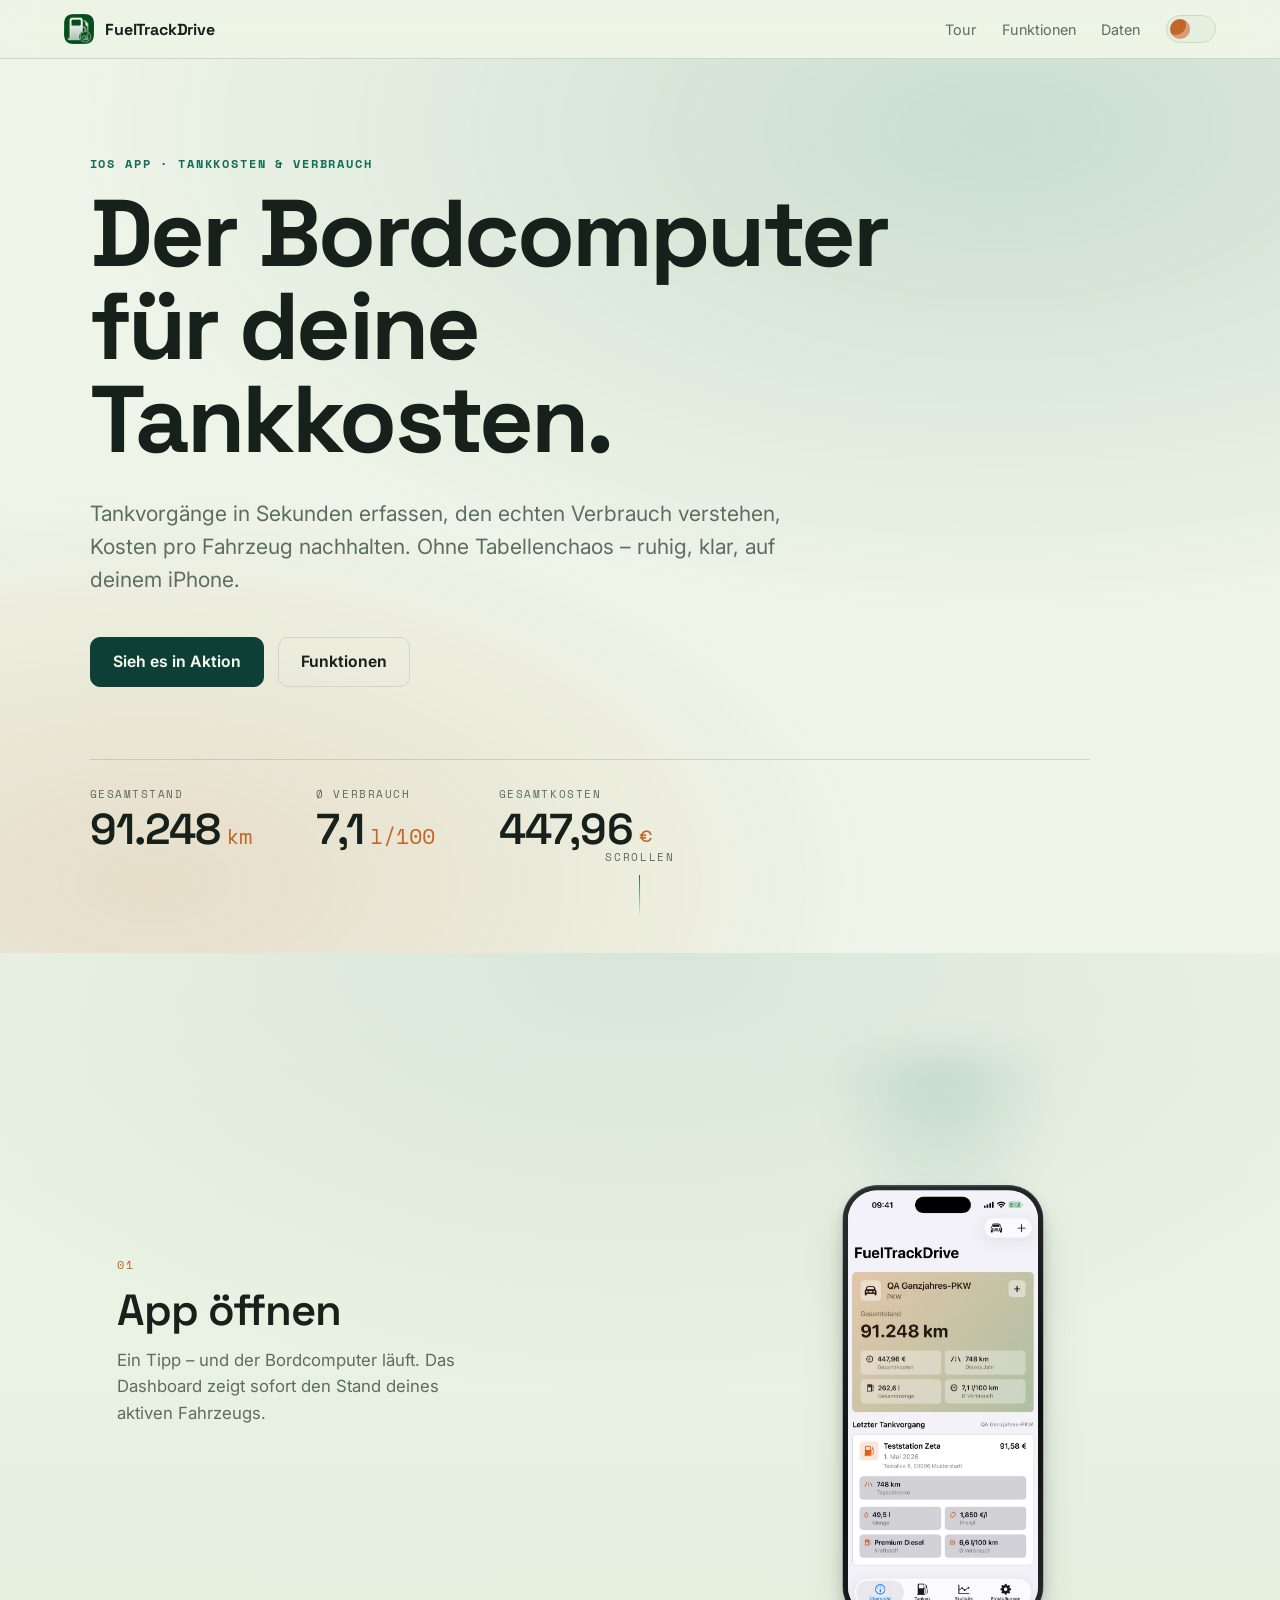
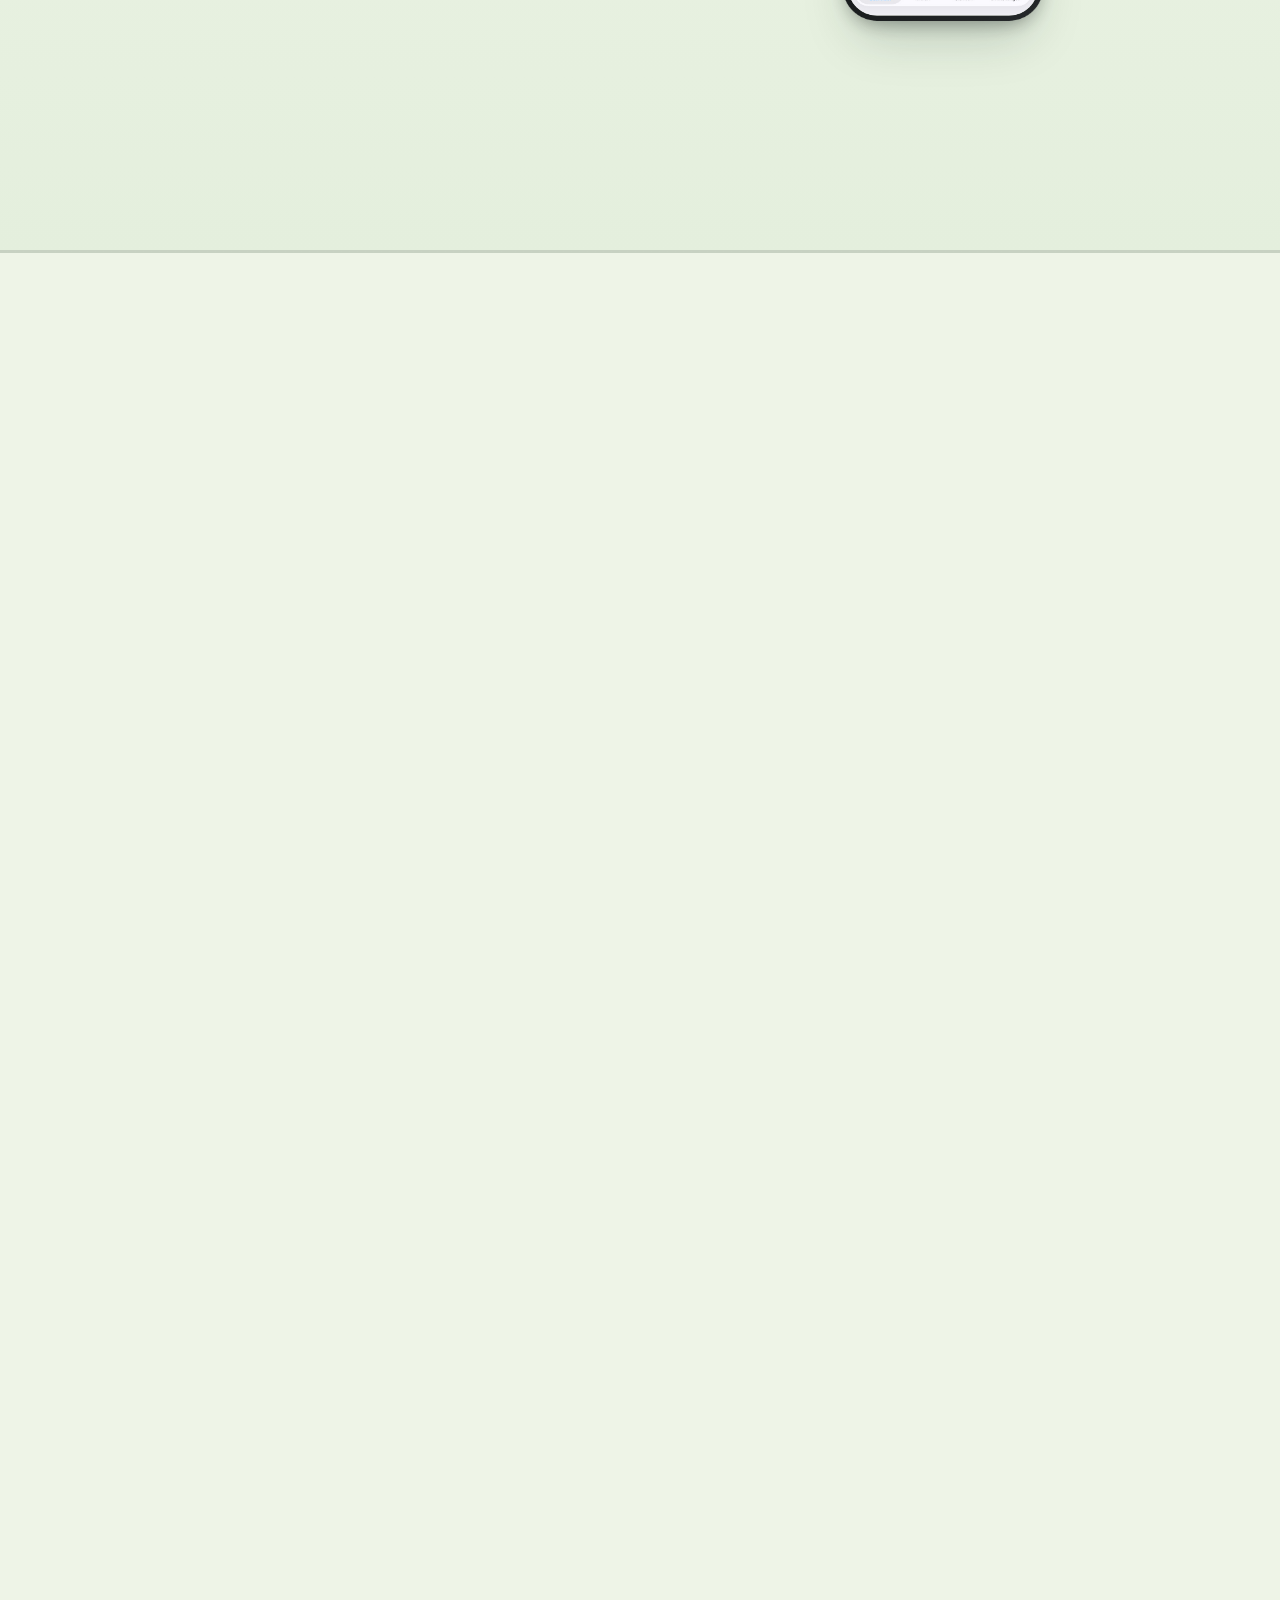
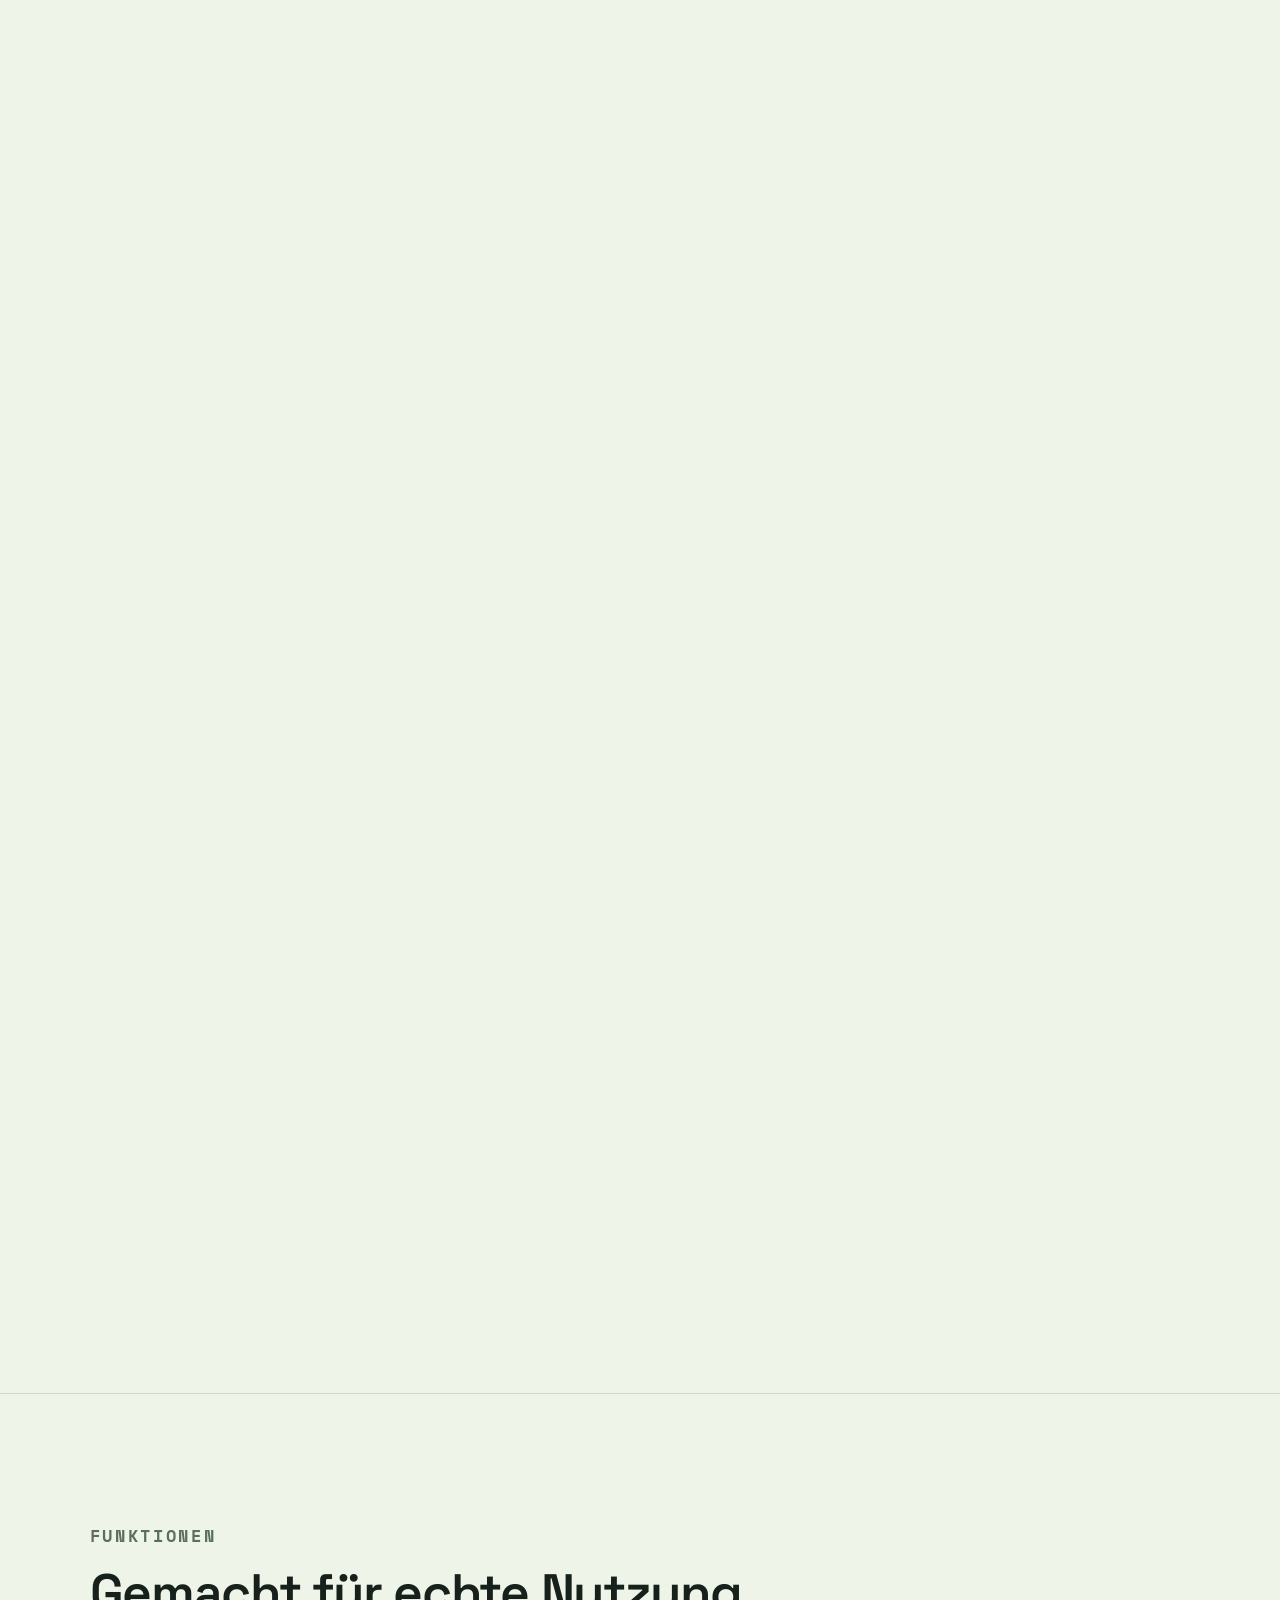
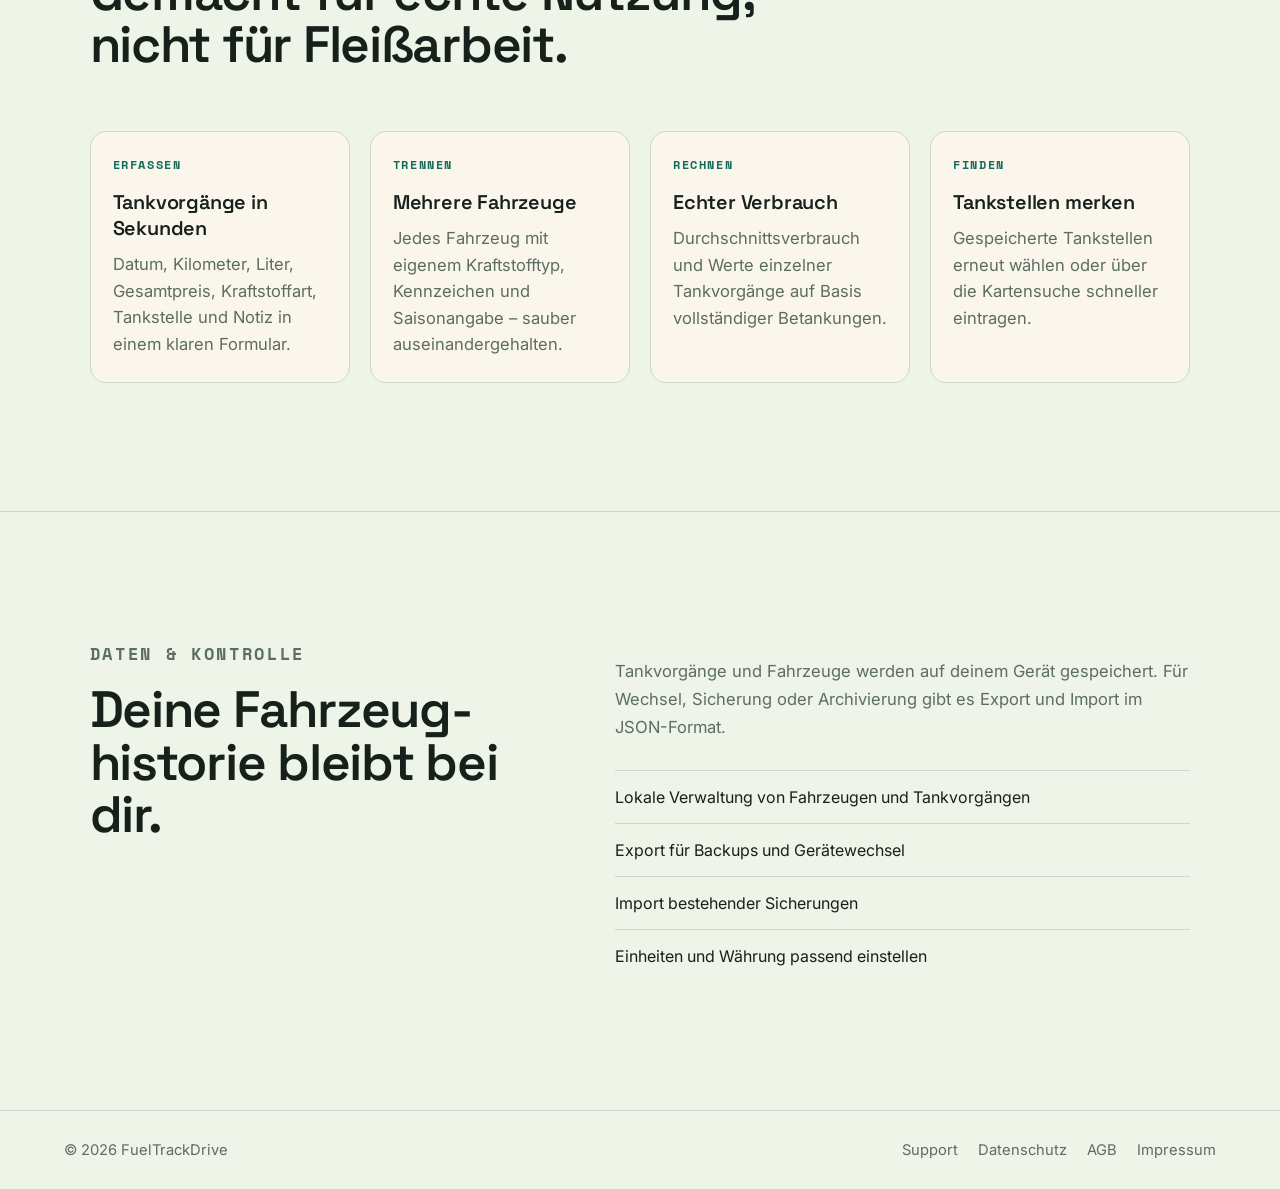
<file: index.html>
<!doctype html>
<html lang="de">
  <head>
    <meta charset="utf-8">
    <meta name="viewport" content="width=device-width, initial-scale=1">
    <meta name="description" content="FuelTrackDrive ist der Bordcomputer für deine Tankkosten: Tankvorgänge erfassen, Verbrauch verstehen und Fahrzeugkosten im Blick behalten – als iOS App.">
    <meta name="theme-color" content="#eef4e7" media="(prefers-color-scheme: light)">
    <meta name="theme-color" content="#0d1512" media="(prefers-color-scheme: dark)">
    <title>FuelTrackDrive</title>
    <script>
      try {
        const theme = localStorage.getItem("fueltrack-theme");
        const effectiveTheme = theme === "light" || theme === "dark"
          ? theme
          : (matchMedia("(prefers-color-scheme: dark)").matches ? "dark" : "light");
        if (theme === "light" || theme === "dark") {
          document.documentElement.dataset.theme = theme;
        }
        document.documentElement.dataset.effectiveTheme = effectiveTheme;
      } catch {}
    </script>
    <link rel="preconnect" href="https://fonts.googleapis.com">
    <link rel="preconnect" href="https://fonts.gstatic.com" crossorigin>
    <link href="https://fonts.googleapis.com/css2?family=Space+Grotesk:wght@400;500;600;700&family=Inter:wght@400;500;600;700&family=Space+Mono:wght@400;700&display=swap" rel="stylesheet">
    <link rel="stylesheet" href="styles.css">
    <script src="theme.js" defer></script>
    <script src="scroll.js" defer></script>
  </head>
  <body>
    <header class="site-header">
      <a class="brand" href="index.html" aria-label="FuelTrackDrive Startseite">
        <img src="assets/fueltrack-icon.png" alt="">
        <span>FuelTrackDrive</span>
      </a>
      <nav class="nav" aria-label="Hauptnavigation">
        <a href="#tour">Tour</a>
        <a href="#funktionen">Funktionen</a>
        <a href="#daten">Daten</a>
        <button class="theme-toggle" type="button" data-theme-toggle aria-label="Farbschema ändern" aria-pressed="false"></button>
      </nav>
    </header>

    <main>
      <!-- HERO -->
      <section class="hero" aria-labelledby="hero-title">
        <div class="hero-inner">
          <p class="eyebrow">iOS App · Tankkosten &amp; Verbrauch</p>
          <h1 id="hero-title">Der Bordcomputer für deine Tankkosten.</h1>
          <p class="hero-lead">Tankvorgänge in Sekunden erfassen, den echten Verbrauch verstehen, Kosten pro Fahrzeug nachhalten. Ohne Tabellenchaos – ruhig, klar, auf deinem iPhone.</p>
          <div class="actions">
            <a class="button" href="#tour">Sieh es in Aktion</a>
            <a class="button secondary" href="#funktionen">Funktionen</a>
          </div>
          <dl class="readout" aria-label="Beispielwerte aus der App">
            <div><dt>Gesamtstand</dt><dd>91.248<span>km</span></dd></div>
            <div><dt>Ø Verbrauch</dt><dd>7,1<span>l/100</span></dd></div>
            <div><dt>Gesamtkosten</dt><dd>447,96<span>€</span></dd></div>
          </dl>
        </div>
        <a class="scroll-hint" href="#tour" aria-label="Zur Tour scrollen">
          <span>Scrollen</span>
          <span class="scroll-hint-line" aria-hidden="true"></span>
        </a>
      </section>

      <!-- SCROLLYTELLING STAGE -->
      <section id="tour" class="story" aria-label="Rundgang durch die App">
        <div class="story-pin">
          <div class="story-grid">
            <!-- Captions -->
            <div class="story-captions" aria-hidden="false">
              <article class="beat" data-beat="0">
                <span class="beat-index">01</span>
                <h2>App öffnen</h2>
                <p>Ein Tipp – und der Bordcomputer läuft. Das Dashboard zeigt sofort den Stand deines aktiven Fahrzeugs.</p>
              </article>
              <article class="beat" data-beat="1">
                <span class="beat-index">02</span>
                <h2>Fahrzeug wählen</h2>
                <p>PKW, Motorrad, LKW, Wohnmobil – jedes Fahrzeug getrennt. Wechsle mit einem Tipp, alle Werte passen sich an.</p>
              </article>
              <article class="beat" data-beat="2">
                <span class="beat-index">03</span>
                <h2>Verlauf im Blick</h2>
                <p>Jeder Tankvorgang sauber protokolliert: Datum, Menge, Preis, Kilometer und Tankstelle.</p>
              </article>
              <article class="beat" data-beat="3">
                <span class="beat-index">04</span>
                <h2>Tankvorgang erfassen</h2>
                <p>Ein klares Formular statt Zettelwirtschaft. Eintragen, prüfen, speichern – fertig.</p>
              </article>
              <article class="beat" data-beat="4">
                <span class="beat-index">05</span>
                <h2>Statistik lesen</h2>
                <p>Kosten, Literpreis, Tankstellen und Fahrzeugtypen. Wisch dich seitlich durch die Auswertungen – die Punkte unten zeigen, wo du bist.</p>
              </article>
              <article class="beat" data-beat="5">
                <span class="beat-index">06</span>
                <h2>Alles einstellbar</h2>
                <p>Fahrzeuge, Tankstellen, Einheiten, Import und Export – die Einstellungen halten alles zusammen.</p>
              </article>
              <article class="beat" data-beat="6">
                <span class="beat-index">07</span>
                <h2>Hell oder dunkel</h2>
                <p>Die App trägt sich, wie du willst. Heller Papierton oder ruhiges Dunkel – im Stil deines Systems.</p>
              </article>
            </div>

            <!-- Device -->
            <div class="story-device" aria-hidden="true">
              <div class="device" data-device>
                <div class="device-screen">
                  <div class="screen is-visible" data-screen="dashboard">
                    <img data-theme-image src="assets/screens/dashboard-light.jpg" data-light-src="assets/screens/dashboard-light.jpg" data-dark-src="assets/screens/dashboard-dark.jpg" alt="">
                  </div>
                  <div class="screen" data-screen="vehicles">
                    <img data-theme-image src="assets/screens/vehicles-light.jpg" data-light-src="assets/screens/vehicles-light.jpg" data-dark-src="assets/screens/vehicles-dark.jpg" alt="">
                  </div>
                  <div class="screen" data-screen="entries">
                    <img data-theme-image src="assets/screens/entries-light.jpg" data-light-src="assets/screens/entries-light.jpg" data-dark-src="assets/screens/entries-dark.jpg" alt="">
                  </div>
                  <div class="screen screen-newentry" data-screen="newentry">
                    <img data-theme-image src="assets/screens/newentry-light.jpg" data-light-src="assets/screens/newentry-light.jpg" data-dark-src="assets/screens/newentry-dark.jpg" alt="">
                  </div>
                  <div class="screen screen-stats" data-screen="stats">
                    <!-- Basis-Screen: Titel, obere Kachel, Tab-Leiste (bleibt fest) -->
                    <img class="stats-base" data-theme-image src="assets/screens/stats-base-light.jpg" data-light-src="assets/screens/stats-base-light.jpg" data-dark-src="assets/screens/stats-base-dark.jpg" alt="">
                    <!-- Pager-Fenster: nur die Chartkarte wandert seitlich -->
                    <div class="stats-window">
                      <div class="stats-strip" data-stats-strip>
                        <img class="stats-card" data-theme-image src="assets/screens/stats-chart-1-light.jpg" data-light-src="assets/screens/stats-chart-1-light.jpg" data-dark-src="assets/screens/stats-chart-1-dark.jpg" alt="">
                        <img class="stats-card" data-theme-image src="assets/screens/stats-chart-2-light.jpg" data-light-src="assets/screens/stats-chart-2-light.jpg" data-dark-src="assets/screens/stats-chart-2-dark.jpg" alt="">
                        <img class="stats-card" data-theme-image src="assets/screens/stats-chart-3-light.jpg" data-light-src="assets/screens/stats-chart-3-light.jpg" data-dark-src="assets/screens/stats-chart-3-dark.jpg" alt="">
                        <img class="stats-card" data-theme-image src="assets/screens/stats-chart-4-light.jpg" data-light-src="assets/screens/stats-chart-4-light.jpg" data-dark-src="assets/screens/stats-chart-4-dark.jpg" alt="">
                      </div>
                    </div>
                    <!-- Seiten-Punkte: bleiben stehen, aktiver springt mit -->
                    <div class="stats-dots" data-stats-dots aria-hidden="true">
                      <span></span><span></span><span></span><span></span>
                    </div>
                  </div>
                  <div class="screen" data-screen="settings">
                    <img data-theme-image src="assets/screens/settings-light.jpg" data-light-src="assets/screens/settings-light.jpg" data-dark-src="assets/screens/settings-dark.jpg" alt="">
                  </div>
                  <!-- Mode-switch dark overlay (Hell -> Dunkel auf dem Einstellungen-Screen) -->
                  <div class="screen-dark-overlay" data-dark-overlay aria-hidden="true">
                    <img src="assets/screens/settings-dark.jpg" alt="">
                  </div>
                  <div class="save-toast" data-save-toast aria-hidden="true">
                    <span class="save-check" aria-hidden="true"></span>
                    Gespeichert
                  </div>
                </div>
                <div class="device-glow" aria-hidden="true"></div>
              </div>
              <div class="swipe-hint" data-swipe-hint aria-hidden="true">horizontal wischen →</div>
            </div>
          </div>
          <div class="story-progress" aria-hidden="true"><span data-progress-bar></span></div>
        </div>
      </section>

      <!-- FUNKTIONEN -->
      <section id="funktionen" class="section features" aria-labelledby="features-title">
        <div class="section-inner">
          <div class="section-heading">
            <p class="eyebrow">Funktionen</p>
            <h2 id="features-title">Gemacht für echte Nutzung, nicht für Fleißarbeit.</h2>
          </div>
          <div class="feature-grid">
            <article>
              <span>Erfassen</span>
              <h3>Tankvorgänge in Sekunden</h3>
              <p>Datum, Kilometer, Liter, Gesamtpreis, Kraftstoffart, Tankstelle und Notiz in einem klaren Formular.</p>
            </article>
            <article>
              <span>Trennen</span>
              <h3>Mehrere Fahrzeuge</h3>
              <p>Jedes Fahrzeug mit eigenem Kraftstofftyp, Kennzeichen und Saisonangabe – sauber auseinandergehalten.</p>
            </article>
            <article>
              <span>Rechnen</span>
              <h3>Echter Verbrauch</h3>
              <p>Durchschnittsverbrauch und Werte einzelner Tankvorgänge auf Basis vollständiger Betankungen.</p>
            </article>
            <article>
              <span>Finden</span>
              <h3>Tankstellen merken</h3>
              <p>Gespeicherte Tankstellen erneut wählen oder über die Kartensuche schneller eintragen.</p>
            </article>
          </div>
        </div>
      </section>

      <!-- DATEN -->
      <section id="daten" class="section split-section" aria-labelledby="data-title">
        <div class="section-inner split">
          <div>
            <p class="eyebrow">Daten &amp; Kontrolle</p>
            <h2 id="data-title">Deine Fahrzeug­historie bleibt bei dir.</h2>
          </div>
          <div>
            <p>Tankvorgänge und Fahrzeuge werden auf deinem Gerät gespeichert. Für Wechsel, Sicherung oder Archivierung gibt es Export und Import im JSON-Format.</p>
            <ul class="plain-list">
              <li>Lokale Verwaltung von Fahrzeugen und Tankvorgängen</li>
              <li>Export für Backups und Gerätewechsel</li>
              <li>Import bestehender Sicherungen</li>
              <li>Einheiten und Währung passend einstellen</li>
            </ul>
          </div>
        </div>
      </section>
    </main>

    <footer class="site-footer">
      <span>© 2026 FuelTrackDrive</span>
      <nav aria-label="Footer Navigation">
        <a href="support.html">Support</a>
        <a href="privacy.html">Datenschutz</a>
        <a href="terms.html">AGB</a>
        <a href="imprint.html">Impressum</a>
      </nav>
    </footer>
    <button class="back-to-top" type="button" data-back-to-top aria-label="Zurück nach oben">↑</button>
  </body>
</html>
</file>
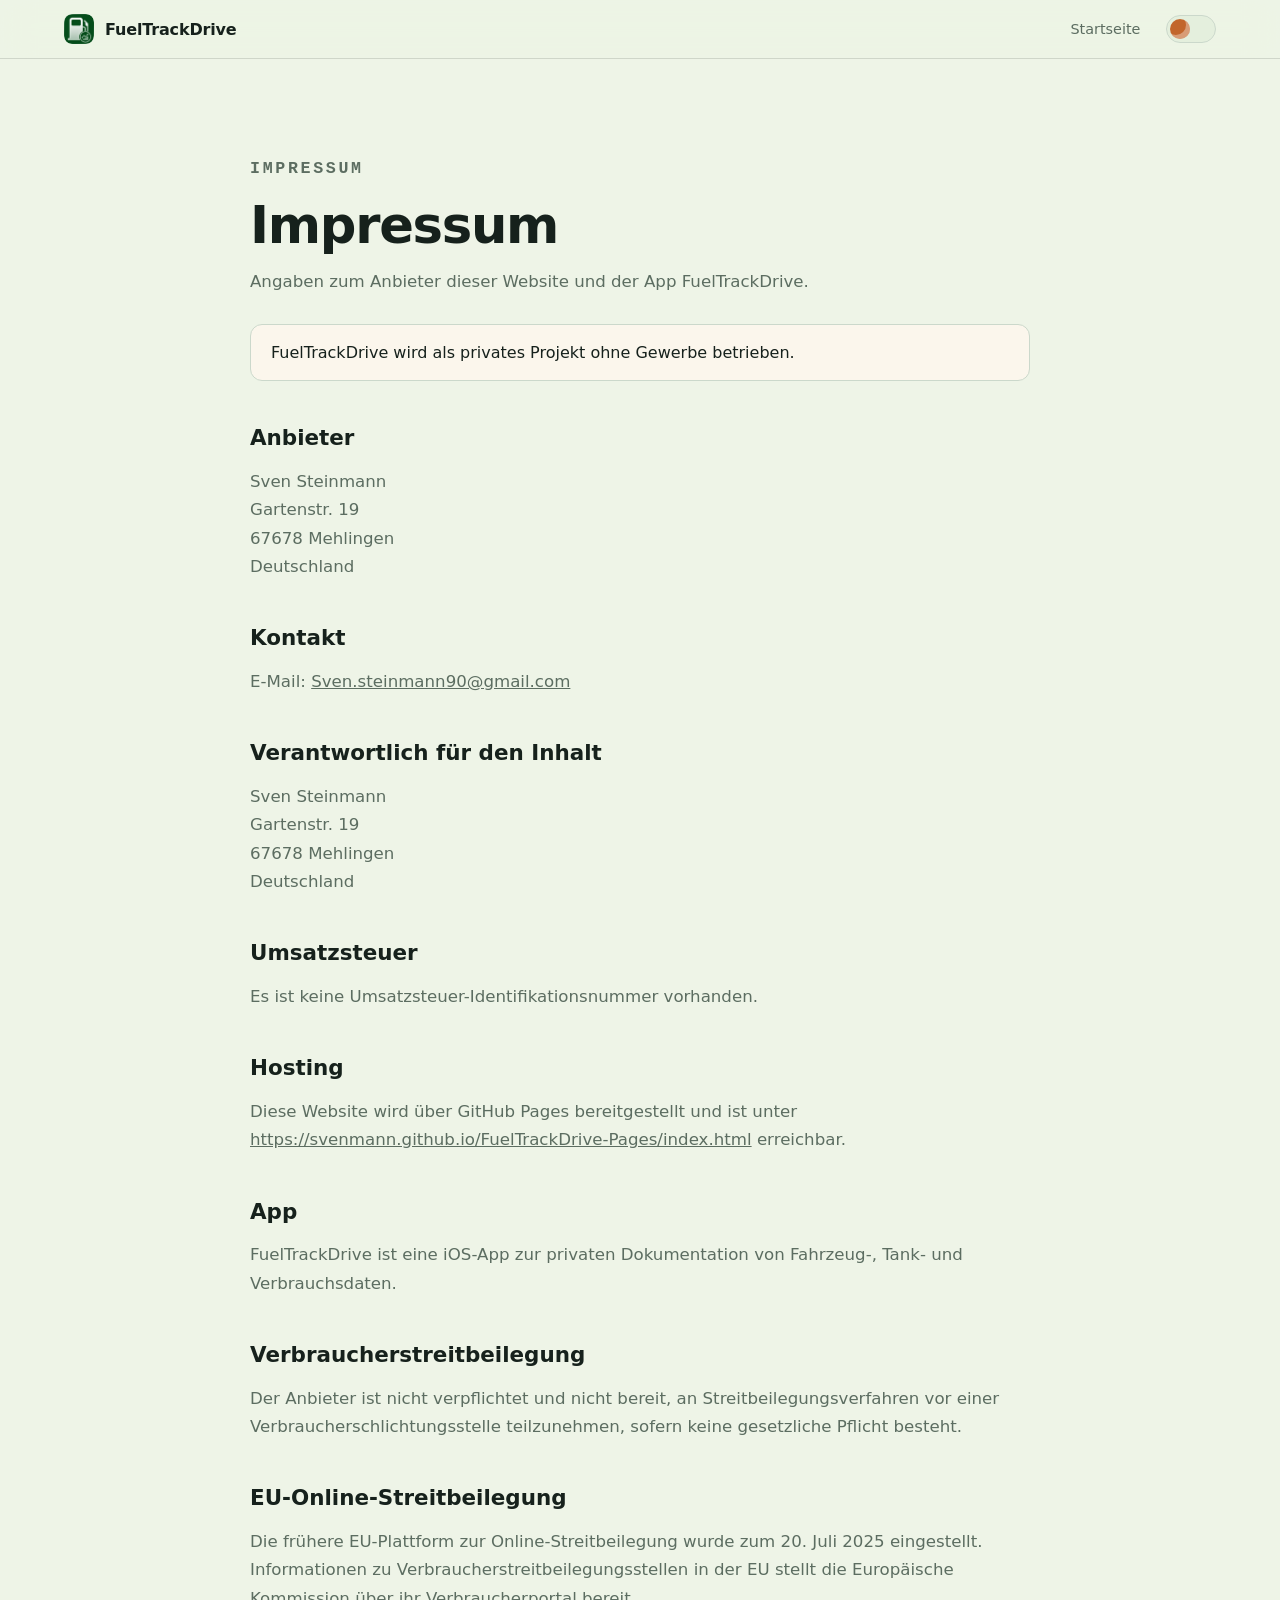
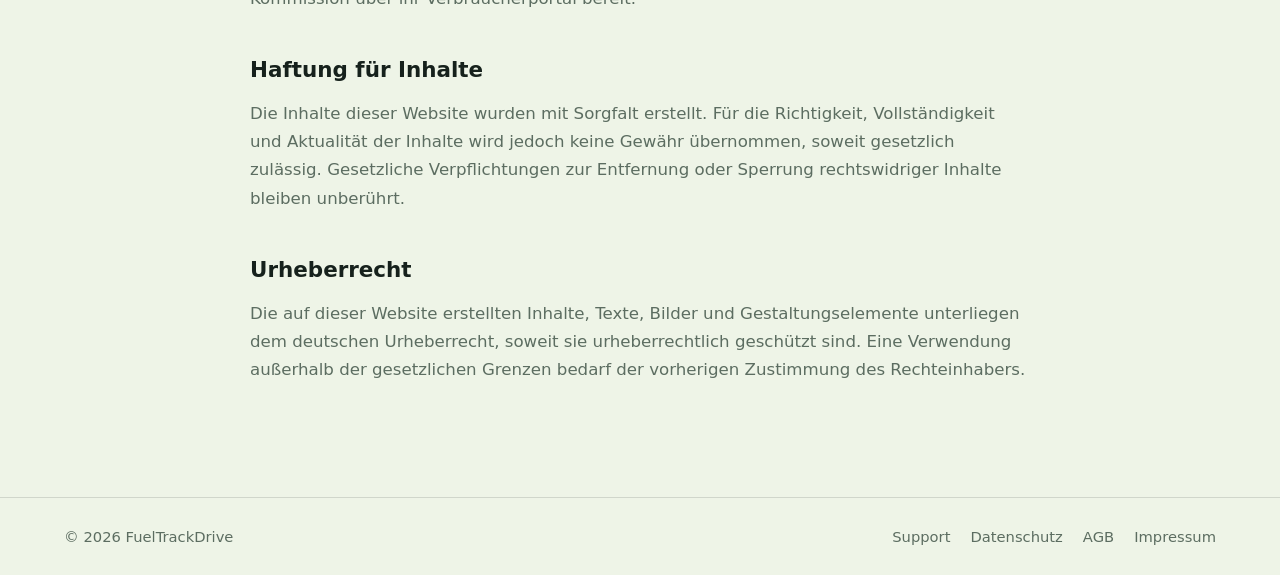
<file: imprint.html>
<!doctype html>
<html lang="de">
  <head>
    <meta charset="utf-8">
    <meta name="viewport" content="width=device-width, initial-scale=1">
    <meta name="description" content="Impressum für FuelTrackDrive.">
    <title>Impressum - FuelTrackDrive</title>
    <script>
      try {
        const theme = localStorage.getItem("fueltrack-theme");
        const effectiveTheme = theme === "light" || theme === "dark"
          ? theme
          : (matchMedia("(prefers-color-scheme: dark)").matches ? "dark" : "light");
        if (theme === "light" || theme === "dark") {
          document.documentElement.dataset.theme = theme;
        }
        document.documentElement.dataset.effectiveTheme = effectiveTheme;
      } catch {}
    </script>
    <link rel="stylesheet" href="styles.css">
    <script src="theme.js" defer></script>
  </head>
  <body class="content-page">
    <header class="site-header">
      <a class="brand" href="index.html" aria-label="FuelTrackDrive Startseite">
        <img src="assets/fueltrack-icon.png" alt="">
        <span>FuelTrackDrive</span>
      </a>
      <nav class="nav" aria-label="Hauptnavigation">
        <a href="index.html">Startseite</a>
        <button class="theme-toggle" type="button" data-theme-toggle aria-label="Farbschema ändern" aria-pressed="false"></button>
      </nav>
    </header>

    <main class="page">
      <p class="eyebrow">Impressum</p>
      <h1>Impressum</h1>
      <p>Angaben zum Anbieter dieser Website und der App FuelTrackDrive.</p>

      <div class="notice">
        FuelTrackDrive wird als privates Projekt ohne Gewerbe betrieben.
      </div>

      <h2>Anbieter</h2>
      <p>
        Sven Steinmann<br>
        Gartenstr. 19<br>
        67678 Mehlingen<br>
        Deutschland
      </p>

      <h2>Kontakt</h2>
      <p>
        E-Mail: <a href="mailto:Sven.steinmann90@gmail.com">Sven.steinmann90@gmail.com</a>
      </p>

      <h2>Verantwortlich für den Inhalt</h2>
      <p>
        Sven Steinmann<br>
        Gartenstr. 19<br>
        67678 Mehlingen<br>
        Deutschland
      </p>

      <h2>Umsatzsteuer</h2>
      <p>Es ist keine Umsatzsteuer-Identifikationsnummer vorhanden.</p>

      <h2>Hosting</h2>
      <p>Diese Website wird über GitHub Pages bereitgestellt und ist unter <a href="https://svenmann.github.io/FuelTrackDrive-Pages/index.html">https://svenmann.github.io/FuelTrackDrive-Pages/index.html</a> erreichbar.</p>

      <h2>App</h2>
      <p>FuelTrackDrive ist eine iOS-App zur privaten Dokumentation von Fahrzeug-, Tank- und Verbrauchsdaten.</p>

      <h2>Verbraucherstreitbeilegung</h2>
      <p>Der Anbieter ist nicht verpflichtet und nicht bereit, an Streitbeilegungsverfahren vor einer Verbraucherschlichtungsstelle teilzunehmen, sofern keine gesetzliche Pflicht besteht.</p>

      <h2>EU-Online-Streitbeilegung</h2>
      <p>Die frühere EU-Plattform zur Online-Streitbeilegung wurde zum 20. Juli 2025 eingestellt. Informationen zu Verbraucherstreitbeilegungsstellen in der EU stellt die Europäische Kommission über ihr Verbraucherportal bereit.</p>

      <h2>Haftung für Inhalte</h2>
      <p>Die Inhalte dieser Website wurden mit Sorgfalt erstellt. Für die Richtigkeit, Vollständigkeit und Aktualität der Inhalte wird jedoch keine Gewähr übernommen, soweit gesetzlich zulässig. Gesetzliche Verpflichtungen zur Entfernung oder Sperrung rechtswidriger Inhalte bleiben unberührt.</p>

      <h2>Urheberrecht</h2>
      <p>Die auf dieser Website erstellten Inhalte, Texte, Bilder und Gestaltungselemente unterliegen dem deutschen Urheberrecht, soweit sie urheberrechtlich geschützt sind. Eine Verwendung außerhalb der gesetzlichen Grenzen bedarf der vorherigen Zustimmung des Rechteinhabers.</p>
    </main>

    <footer class="site-footer">
      <span>© 2026 FuelTrackDrive</span>
      <nav aria-label="Footer Navigation">
        <a href="support.html">Support</a>
        <a href="privacy.html">Datenschutz</a>
        <a href="terms.html">AGB</a>
        <a href="imprint.html">Impressum</a>
      </nav>
    </footer>
    <button class="back-to-top" type="button" data-back-to-top aria-label="Zurück nach oben">↑</button>
  </body>
</html>
</file>
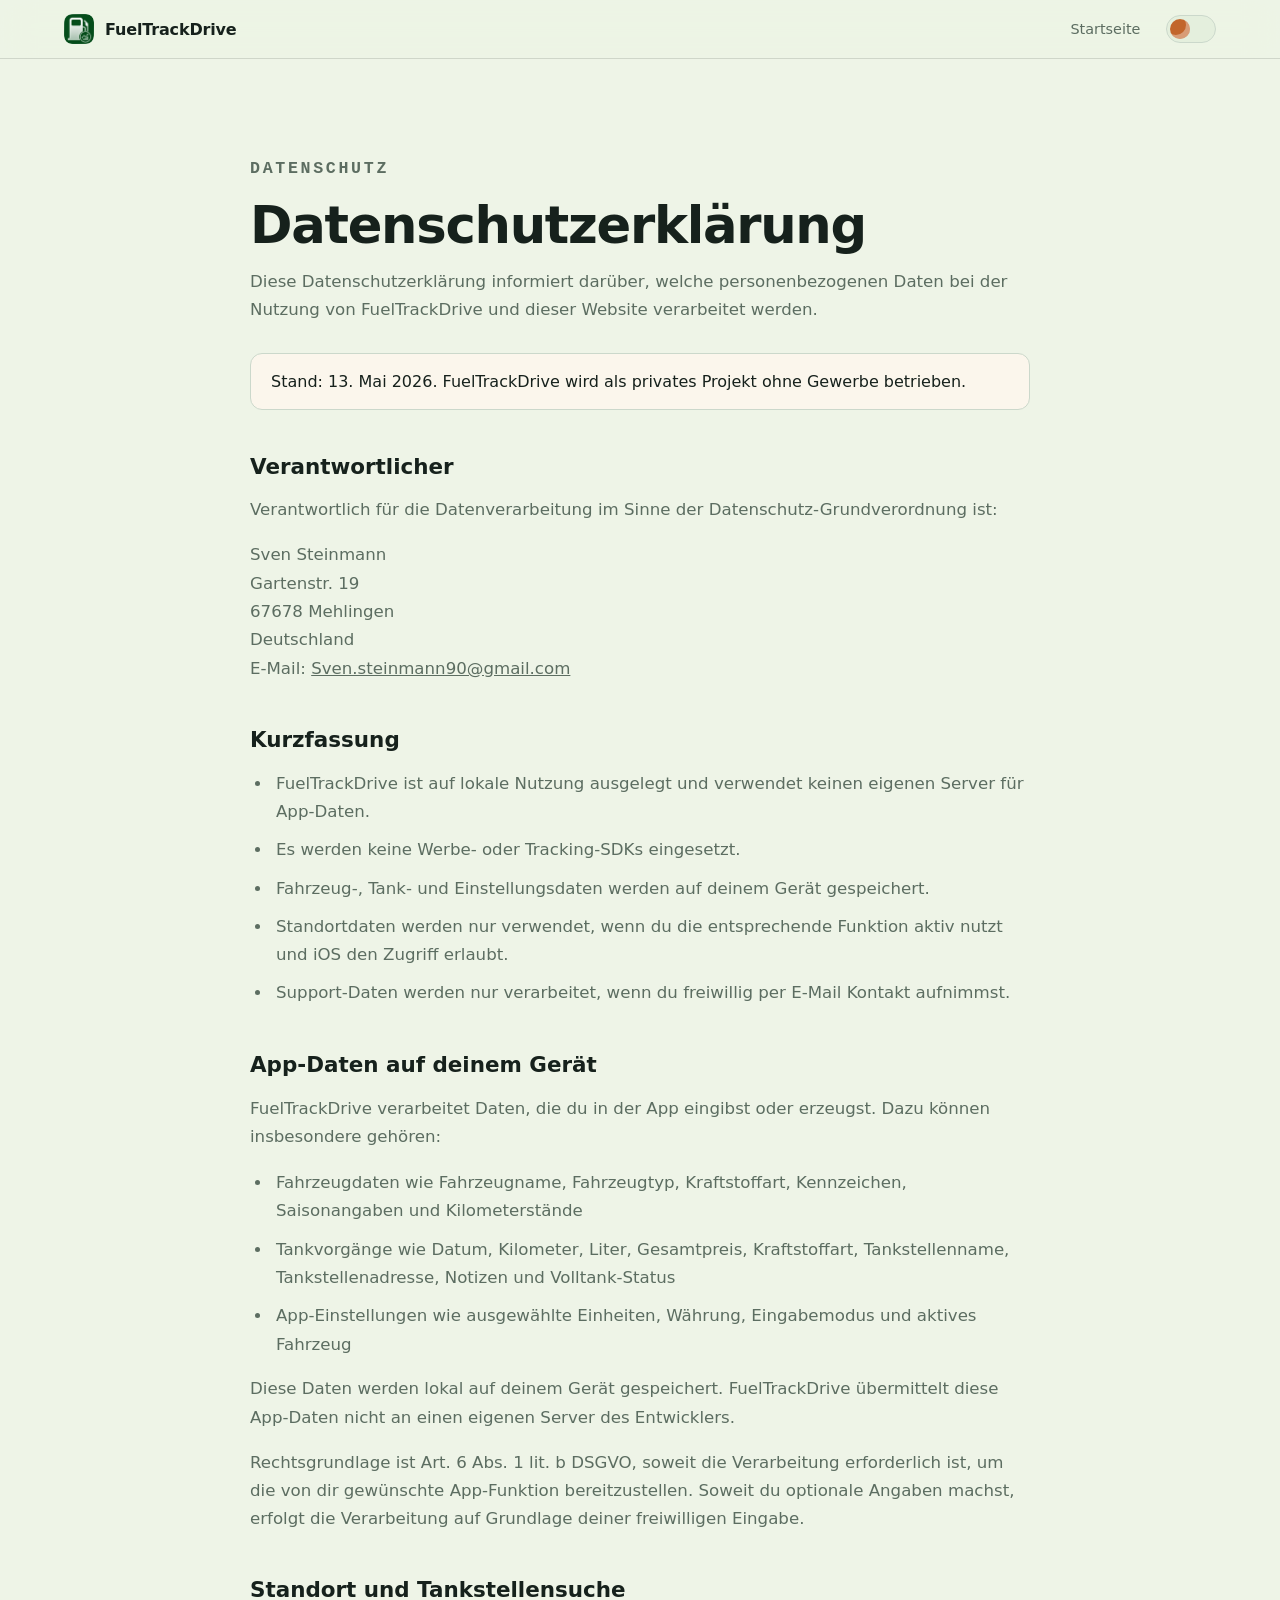
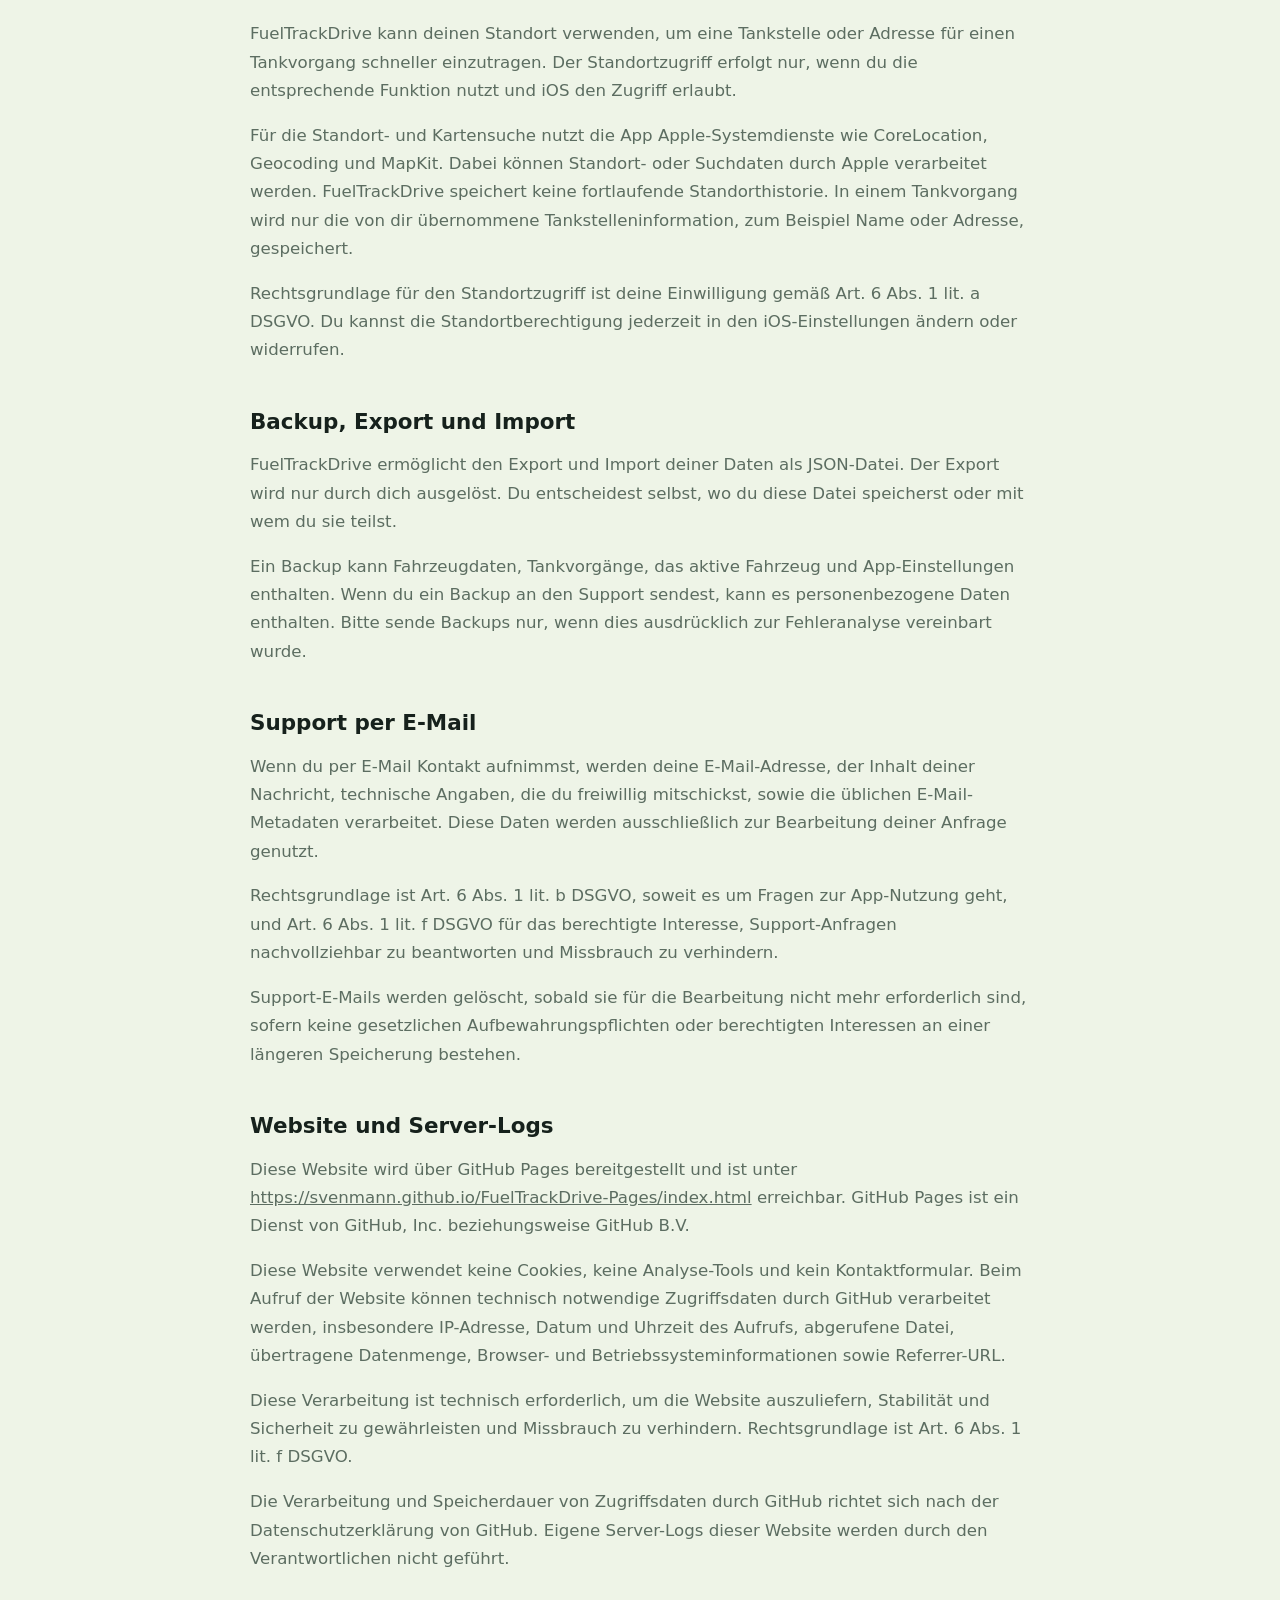
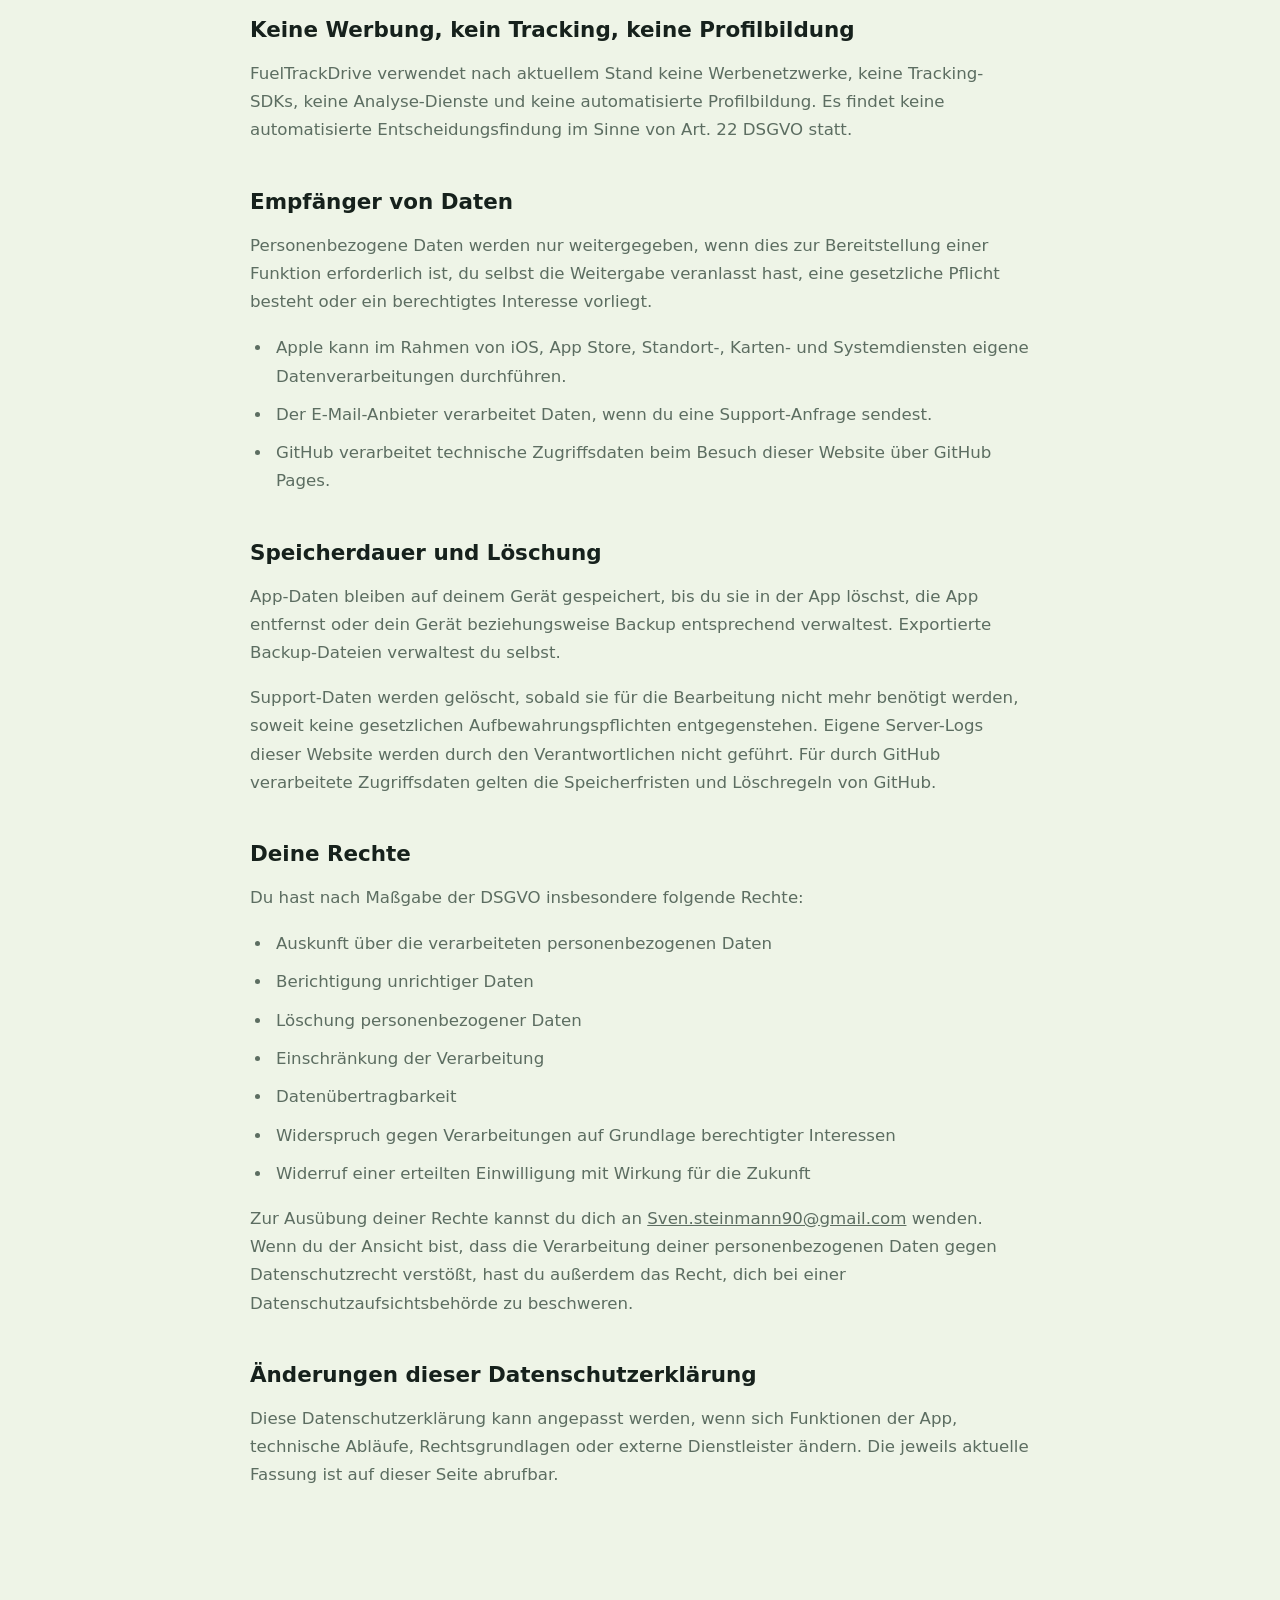
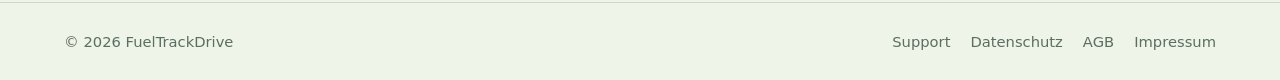
<file: privacy.html>
<!doctype html>
<html lang="de">
  <head>
    <meta charset="utf-8">
    <meta name="viewport" content="width=device-width, initial-scale=1">
    <meta name="description" content="Datenschutzhinweise für FuelTrackDrive.">
    <title>Datenschutz - FuelTrackDrive</title>
    <script>
      try {
        const theme = localStorage.getItem("fueltrack-theme");
        const effectiveTheme = theme === "light" || theme === "dark"
          ? theme
          : (matchMedia("(prefers-color-scheme: dark)").matches ? "dark" : "light");
        if (theme === "light" || theme === "dark") {
          document.documentElement.dataset.theme = theme;
        }
        document.documentElement.dataset.effectiveTheme = effectiveTheme;
      } catch {}
    </script>
    <link rel="stylesheet" href="styles.css">
    <script src="theme.js" defer></script>
  </head>
  <body class="content-page">
    <header class="site-header">
      <a class="brand" href="index.html" aria-label="FuelTrackDrive Startseite">
        <img src="assets/fueltrack-icon.png" alt="">
        <span>FuelTrackDrive</span>
      </a>
      <nav class="nav" aria-label="Hauptnavigation">
        <a href="index.html">Startseite</a>
        <button class="theme-toggle" type="button" data-theme-toggle aria-label="Farbschema ändern" aria-pressed="false"></button>
      </nav>
    </header>

    <main class="page">
      <p class="eyebrow">Datenschutz</p>
      <h1>Datenschutzerklärung</h1>
      <p>Diese Datenschutzerklärung informiert darüber, welche personenbezogenen Daten bei der Nutzung von FuelTrackDrive und dieser Website verarbeitet werden.</p>

      <div class="notice">
        Stand: 13. Mai 2026. FuelTrackDrive wird als privates Projekt ohne Gewerbe betrieben.
      </div>

      <h2>Verantwortlicher</h2>
      <p>Verantwortlich für die Datenverarbeitung im Sinne der Datenschutz-Grundverordnung ist:</p>
      <p>
        Sven Steinmann<br>
        Gartenstr. 19<br>
        67678 Mehlingen<br>
        Deutschland<br>
        E-Mail: <a href="mailto:Sven.steinmann90@gmail.com">Sven.steinmann90@gmail.com</a>
      </p>

      <h2>Kurzfassung</h2>
      <ul class="privacy-list">
        <li>FuelTrackDrive ist auf lokale Nutzung ausgelegt und verwendet keinen eigenen Server für App-Daten.</li>
        <li>Es werden keine Werbe- oder Tracking-SDKs eingesetzt.</li>
        <li>Fahrzeug-, Tank- und Einstellungsdaten werden auf deinem Gerät gespeichert.</li>
        <li>Standortdaten werden nur verwendet, wenn du die entsprechende Funktion aktiv nutzt und iOS den Zugriff erlaubt.</li>
        <li>Support-Daten werden nur verarbeitet, wenn du freiwillig per E-Mail Kontakt aufnimmst.</li>
      </ul>

      <h2>App-Daten auf deinem Gerät</h2>
      <p>FuelTrackDrive verarbeitet Daten, die du in der App eingibst oder erzeugst. Dazu können insbesondere gehören:</p>
      <ul class="privacy-list">
        <li>Fahrzeugdaten wie Fahrzeugname, Fahrzeugtyp, Kraftstoffart, Kennzeichen, Saisonangaben und Kilometerstände</li>
        <li>Tankvorgänge wie Datum, Kilometer, Liter, Gesamtpreis, Kraftstoffart, Tankstellenname, Tankstellenadresse, Notizen und Volltank-Status</li>
        <li>App-Einstellungen wie ausgewählte Einheiten, Währung, Eingabemodus und aktives Fahrzeug</li>
      </ul>
      <p>Diese Daten werden lokal auf deinem Gerät gespeichert. FuelTrackDrive übermittelt diese App-Daten nicht an einen eigenen Server des Entwicklers.</p>
      <p>Rechtsgrundlage ist Art. 6 Abs. 1 lit. b DSGVO, soweit die Verarbeitung erforderlich ist, um die von dir gewünschte App-Funktion bereitzustellen. Soweit du optionale Angaben machst, erfolgt die Verarbeitung auf Grundlage deiner freiwilligen Eingabe.</p>

      <h2>Standort und Tankstellensuche</h2>
      <p>FuelTrackDrive kann deinen Standort verwenden, um eine Tankstelle oder Adresse für einen Tankvorgang schneller einzutragen. Der Standortzugriff erfolgt nur, wenn du die entsprechende Funktion nutzt und iOS den Zugriff erlaubt.</p>
      <p>Für die Standort- und Kartensuche nutzt die App Apple-Systemdienste wie CoreLocation, Geocoding und MapKit. Dabei können Standort- oder Suchdaten durch Apple verarbeitet werden. FuelTrackDrive speichert keine fortlaufende Standorthistorie. In einem Tankvorgang wird nur die von dir übernommene Tankstelleninformation, zum Beispiel Name oder Adresse, gespeichert.</p>
      <p>Rechtsgrundlage für den Standortzugriff ist deine Einwilligung gemäß Art. 6 Abs. 1 lit. a DSGVO. Du kannst die Standortberechtigung jederzeit in den iOS-Einstellungen ändern oder widerrufen.</p>

      <h2>Backup, Export und Import</h2>
      <p>FuelTrackDrive ermöglicht den Export und Import deiner Daten als JSON-Datei. Der Export wird nur durch dich ausgelöst. Du entscheidest selbst, wo du diese Datei speicherst oder mit wem du sie teilst.</p>
      <p>Ein Backup kann Fahrzeugdaten, Tankvorgänge, das aktive Fahrzeug und App-Einstellungen enthalten. Wenn du ein Backup an den Support sendest, kann es personenbezogene Daten enthalten. Bitte sende Backups nur, wenn dies ausdrücklich zur Fehleranalyse vereinbart wurde.</p>

      <h2>Support per E-Mail</h2>
      <p>Wenn du per E-Mail Kontakt aufnimmst, werden deine E-Mail-Adresse, der Inhalt deiner Nachricht, technische Angaben, die du freiwillig mitschickst, sowie die üblichen E-Mail-Metadaten verarbeitet. Diese Daten werden ausschließlich zur Bearbeitung deiner Anfrage genutzt.</p>
      <p>Rechtsgrundlage ist Art. 6 Abs. 1 lit. b DSGVO, soweit es um Fragen zur App-Nutzung geht, und Art. 6 Abs. 1 lit. f DSGVO für das berechtigte Interesse, Support-Anfragen nachvollziehbar zu beantworten und Missbrauch zu verhindern.</p>
      <p>Support-E-Mails werden gelöscht, sobald sie für die Bearbeitung nicht mehr erforderlich sind, sofern keine gesetzlichen Aufbewahrungspflichten oder berechtigten Interessen an einer längeren Speicherung bestehen.</p>

      <h2>Website und Server-Logs</h2>
      <p>Diese Website wird über GitHub Pages bereitgestellt und ist unter <a href="https://svenmann.github.io/FuelTrackDrive-Pages/index.html">https://svenmann.github.io/FuelTrackDrive-Pages/index.html</a> erreichbar. GitHub Pages ist ein Dienst von GitHub, Inc. beziehungsweise GitHub B.V.</p>
      <p>Diese Website verwendet keine Cookies, keine Analyse-Tools und kein Kontaktformular. Beim Aufruf der Website können technisch notwendige Zugriffsdaten durch GitHub verarbeitet werden, insbesondere IP-Adresse, Datum und Uhrzeit des Aufrufs, abgerufene Datei, übertragene Datenmenge, Browser- und Betriebssysteminformationen sowie Referrer-URL.</p>
      <p>Diese Verarbeitung ist technisch erforderlich, um die Website auszuliefern, Stabilität und Sicherheit zu gewährleisten und Missbrauch zu verhindern. Rechtsgrundlage ist Art. 6 Abs. 1 lit. f DSGVO.</p>
      <p>Die Verarbeitung und Speicherdauer von Zugriffsdaten durch GitHub richtet sich nach der Datenschutzerklärung von GitHub. Eigene Server-Logs dieser Website werden durch den Verantwortlichen nicht geführt.</p>

      <h2>Keine Werbung, kein Tracking, keine Profilbildung</h2>
      <p>FuelTrackDrive verwendet nach aktuellem Stand keine Werbenetzwerke, keine Tracking-SDKs, keine Analyse-Dienste und keine automatisierte Profilbildung. Es findet keine automatisierte Entscheidungsfindung im Sinne von Art. 22 DSGVO statt.</p>

      <h2>Empfänger von Daten</h2>
      <p>Personenbezogene Daten werden nur weitergegeben, wenn dies zur Bereitstellung einer Funktion erforderlich ist, du selbst die Weitergabe veranlasst hast, eine gesetzliche Pflicht besteht oder ein berechtigtes Interesse vorliegt.</p>
      <ul class="privacy-list">
        <li>Apple kann im Rahmen von iOS, App Store, Standort-, Karten- und Systemdiensten eigene Datenverarbeitungen durchführen.</li>
        <li>Der E-Mail-Anbieter verarbeitet Daten, wenn du eine Support-Anfrage sendest.</li>
        <li>GitHub verarbeitet technische Zugriffsdaten beim Besuch dieser Website über GitHub Pages.</li>
      </ul>

      <h2>Speicherdauer und Löschung</h2>
      <p>App-Daten bleiben auf deinem Gerät gespeichert, bis du sie in der App löschst, die App entfernst oder dein Gerät beziehungsweise Backup entsprechend verwaltest. Exportierte Backup-Dateien verwaltest du selbst.</p>
      <p>Support-Daten werden gelöscht, sobald sie für die Bearbeitung nicht mehr benötigt werden, soweit keine gesetzlichen Aufbewahrungspflichten entgegenstehen. Eigene Server-Logs dieser Website werden durch den Verantwortlichen nicht geführt. Für durch GitHub verarbeitete Zugriffsdaten gelten die Speicherfristen und Löschregeln von GitHub.</p>

      <h2>Deine Rechte</h2>
      <p>Du hast nach Maßgabe der DSGVO insbesondere folgende Rechte:</p>
      <ul class="privacy-list">
        <li>Auskunft über die verarbeiteten personenbezogenen Daten</li>
        <li>Berichtigung unrichtiger Daten</li>
        <li>Löschung personenbezogener Daten</li>
        <li>Einschränkung der Verarbeitung</li>
        <li>Datenübertragbarkeit</li>
        <li>Widerspruch gegen Verarbeitungen auf Grundlage berechtigter Interessen</li>
        <li>Widerruf einer erteilten Einwilligung mit Wirkung für die Zukunft</li>
      </ul>
      <p>Zur Ausübung deiner Rechte kannst du dich an <a href="mailto:Sven.steinmann90@gmail.com">Sven.steinmann90@gmail.com</a> wenden. Wenn du der Ansicht bist, dass die Verarbeitung deiner personenbezogenen Daten gegen Datenschutzrecht verstößt, hast du außerdem das Recht, dich bei einer Datenschutzaufsichtsbehörde zu beschweren.</p>

      <h2>Änderungen dieser Datenschutzerklärung</h2>
      <p>Diese Datenschutzerklärung kann angepasst werden, wenn sich Funktionen der App, technische Abläufe, Rechtsgrundlagen oder externe Dienstleister ändern. Die jeweils aktuelle Fassung ist auf dieser Seite abrufbar.</p>

    </main>

    <footer class="site-footer">
      <span>© 2026 FuelTrackDrive</span>
      <nav aria-label="Footer Navigation">
        <a href="support.html">Support</a>
        <a href="privacy.html">Datenschutz</a>
        <a href="terms.html">AGB</a>
        <a href="imprint.html">Impressum</a>
      </nav>
    </footer>
    <button class="back-to-top" type="button" data-back-to-top aria-label="Zurück nach oben">↑</button>
  </body>
</html>
</file>
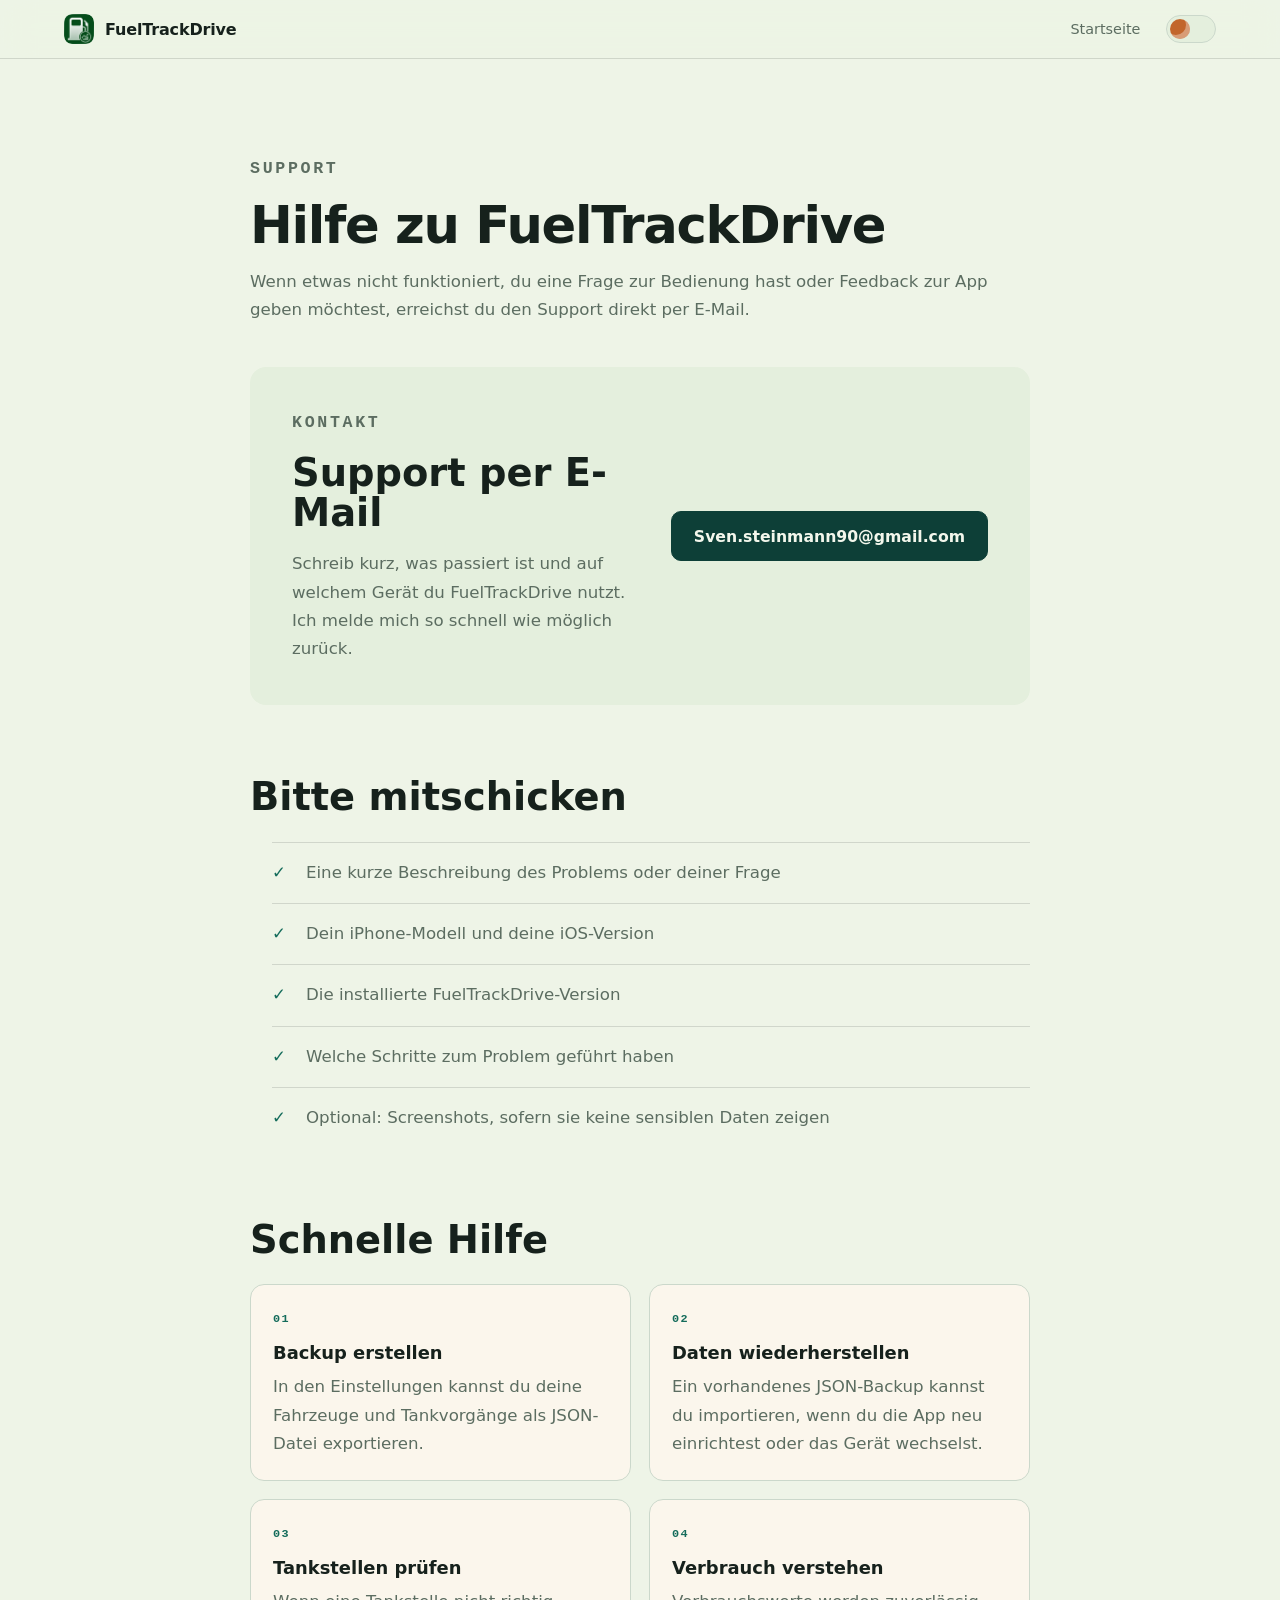
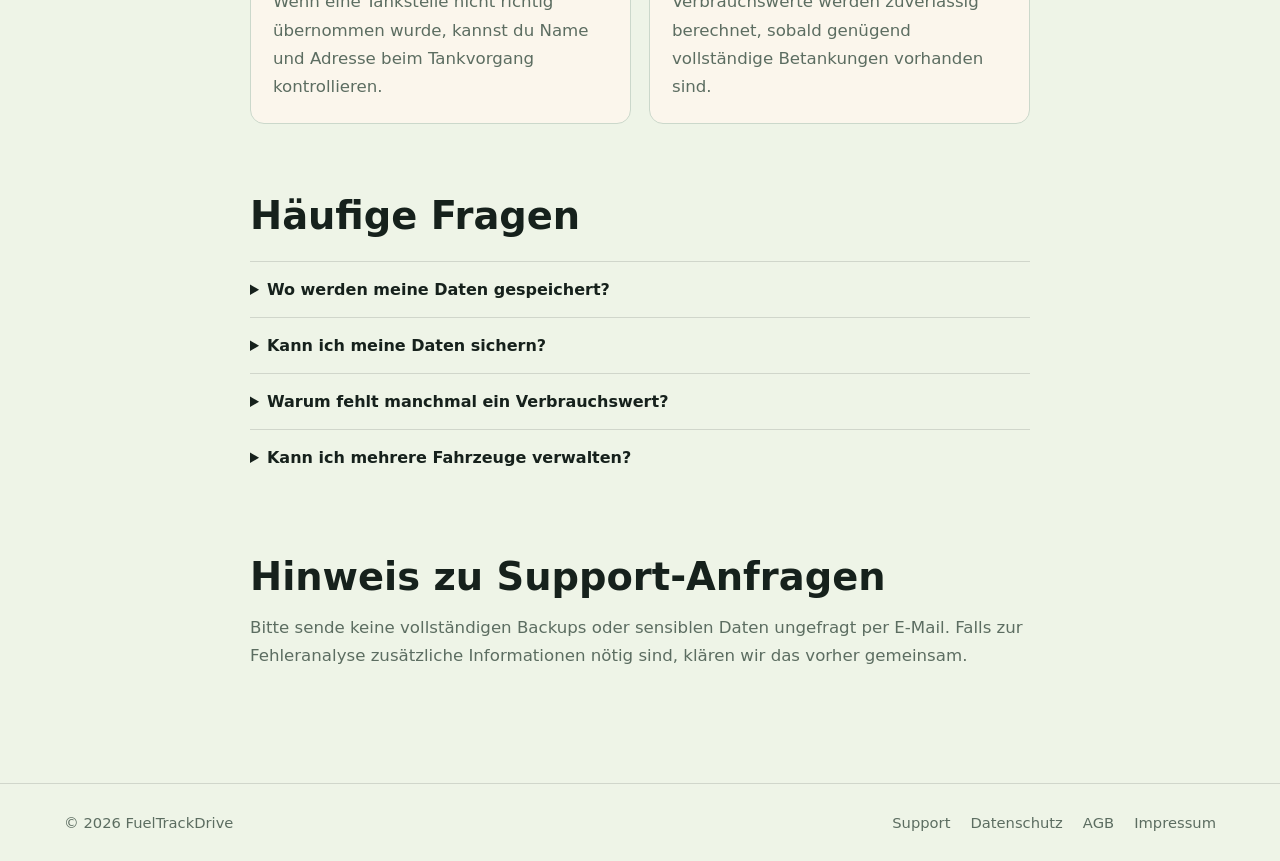
<file: support.html>
<!doctype html>
<html lang="de">
  <head>
    <meta charset="utf-8">
    <meta name="viewport" content="width=device-width, initial-scale=1">
    <meta name="description" content="Support für FuelTrackDrive.">
    <title>Support - FuelTrackDrive</title>
    <script>
      try {
        const theme = localStorage.getItem("fueltrack-theme");
        const effectiveTheme = theme === "light" || theme === "dark"
          ? theme
          : (matchMedia("(prefers-color-scheme: dark)").matches ? "dark" : "light");
        if (theme === "light" || theme === "dark") {
          document.documentElement.dataset.theme = theme;
        }
        document.documentElement.dataset.effectiveTheme = effectiveTheme;
      } catch {}
    </script>
    <link rel="stylesheet" href="styles.css">
    <script src="theme.js" defer></script>
  </head>
  <body class="content-page">
    <header class="site-header">
      <a class="brand" href="index.html" aria-label="FuelTrackDrive Startseite">
        <img src="assets/fueltrack-icon.png" alt="">
        <span>FuelTrackDrive</span>
      </a>
      <nav class="nav" aria-label="Hauptnavigation">
        <a href="index.html">Startseite</a>
        <button class="theme-toggle" type="button" data-theme-toggle aria-label="Farbschema ändern" aria-pressed="false"></button>
      </nav>
    </header>

    <main class="page">
      <p class="eyebrow">Support</p>
      <h1>Hilfe zu FuelTrackDrive</h1>
      <p>Wenn etwas nicht funktioniert, du eine Frage zur Bedienung hast oder Feedback zur App geben möchtest, erreichst du den Support direkt per E-Mail.</p>

      <section class="support-hero" aria-labelledby="contact-title">
        <div>
          <p class="eyebrow">Kontakt</p>
          <h2 id="contact-title">Support per E-Mail</h2>
          <p>Schreib kurz, was passiert ist und auf welchem Gerät du FuelTrackDrive nutzt. Ich melde mich so schnell wie möglich zurück.</p>
        </div>
        <a class="button" href="mailto:Sven.steinmann90@gmail.com?subject=FuelTrackDrive%20Support">Sven.steinmann90@gmail.com</a>
      </section>

      <section class="support-section" aria-labelledby="include-title">
        <h2 id="include-title">Bitte mitschicken</h2>
        <ul class="support-checklist">
          <li>Eine kurze Beschreibung des Problems oder deiner Frage</li>
          <li>Dein iPhone-Modell und deine iOS-Version</li>
          <li>Die installierte FuelTrackDrive-Version</li>
          <li>Welche Schritte zum Problem geführt haben</li>
          <li>Optional: Screenshots, sofern sie keine sensiblen Daten zeigen</li>
        </ul>
      </section>

      <section class="support-section" aria-labelledby="quick-help-title">
        <h2 id="quick-help-title">Schnelle Hilfe</h2>
        <div class="support-grid">
          <article>
            <span>01</span>
            <h3>Backup erstellen</h3>
            <p>In den Einstellungen kannst du deine Fahrzeuge und Tankvorgänge als JSON-Datei exportieren.</p>
          </article>
          <article>
            <span>02</span>
            <h3>Daten wiederherstellen</h3>
            <p>Ein vorhandenes JSON-Backup kannst du importieren, wenn du die App neu einrichtest oder das Gerät wechselst.</p>
          </article>
          <article>
            <span>03</span>
            <h3>Tankstellen prüfen</h3>
            <p>Wenn eine Tankstelle nicht richtig übernommen wurde, kannst du Name und Adresse beim Tankvorgang kontrollieren.</p>
          </article>
          <article>
            <span>04</span>
            <h3>Verbrauch verstehen</h3>
            <p>Verbrauchswerte werden zuverlässig berechnet, sobald genügend vollständige Betankungen vorhanden sind.</p>
          </article>
        </div>
      </section>

      <section class="support-section" aria-labelledby="faq-title">
        <h2 id="faq-title">Häufige Fragen</h2>
        <div class="faq-list">
          <details>
            <summary>Wo werden meine Daten gespeichert?</summary>
            <p>FuelTrackDrive ist auf lokale Nutzung ausgelegt. Deine Fahrzeug- und Tankdaten werden auf deinem Gerät verwaltet.</p>
          </details>
          <details>
            <summary>Kann ich meine Daten sichern?</summary>
            <p>Ja. Über den Export in den Einstellungen kannst du eine JSON-Datei erstellen und außerhalb der App aufbewahren.</p>
          </details>
          <details>
            <summary>Warum fehlt manchmal ein Verbrauchswert?</summary>
            <p>Wenn eine Berechnung noch nicht sinnvoll möglich ist, wartet FuelTrackDrive auf den nächsten passenden vollständigen Tankvorgang.</p>
          </details>
          <details>
            <summary>Kann ich mehrere Fahrzeuge verwalten?</summary>
            <p>Ja. Du kannst mehrere Fahrzeuge anlegen und Tankvorgänge jeweils dem passenden Fahrzeug zuordnen.</p>
          </details>
        </div>
      </section>

      <section class="support-section" aria-labelledby="privacy-note-title">
        <h2 id="privacy-note-title">Hinweis zu Support-Anfragen</h2>
        <p>Bitte sende keine vollständigen Backups oder sensiblen Daten ungefragt per E-Mail. Falls zur Fehleranalyse zusätzliche Informationen nötig sind, klären wir das vorher gemeinsam.</p>
      </section>
    </main>

    <footer class="site-footer">
      <span>© 2026 FuelTrackDrive</span>
      <nav aria-label="Footer Navigation">
        <a href="support.html">Support</a>
        <a href="privacy.html">Datenschutz</a>
        <a href="terms.html">AGB</a>
        <a href="imprint.html">Impressum</a>
      </nav>
    </footer>
    <button class="back-to-top" type="button" data-back-to-top aria-label="Zurück nach oben">↑</button>
  </body>
</html>
</file>
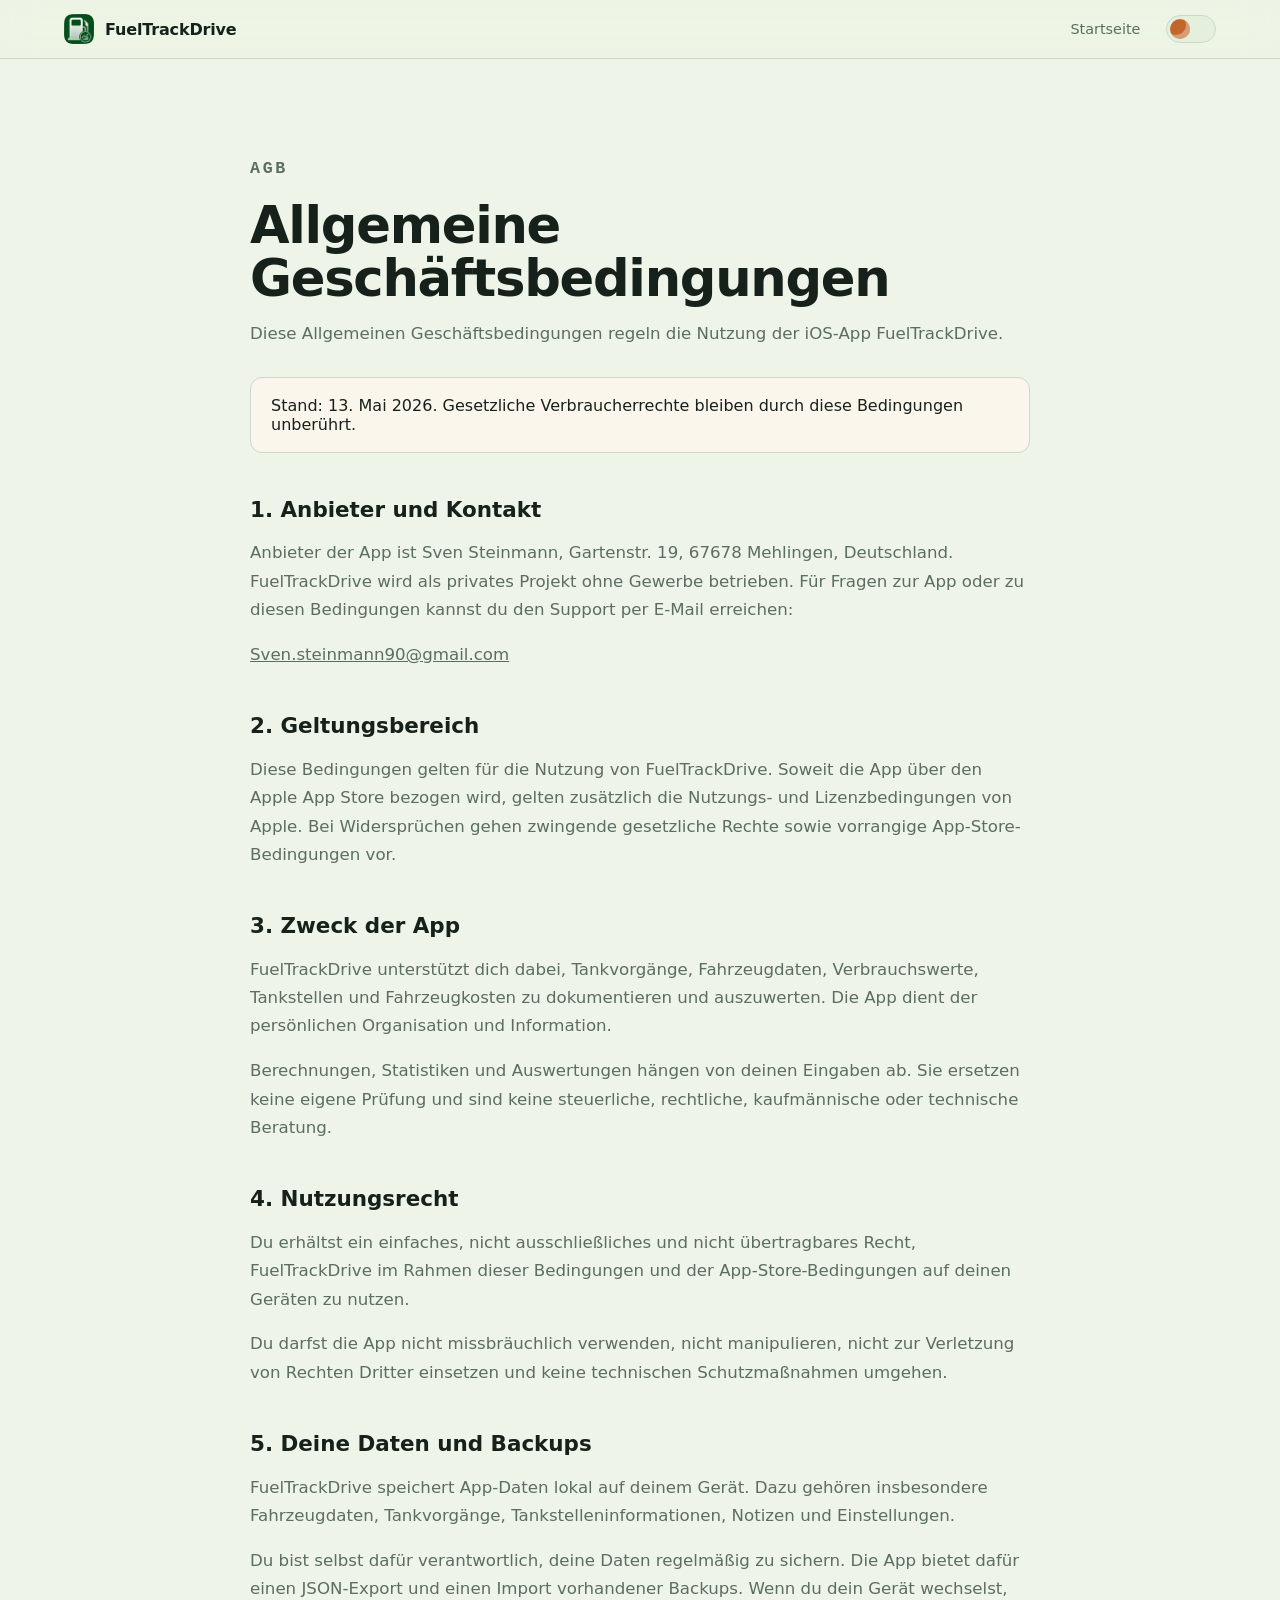
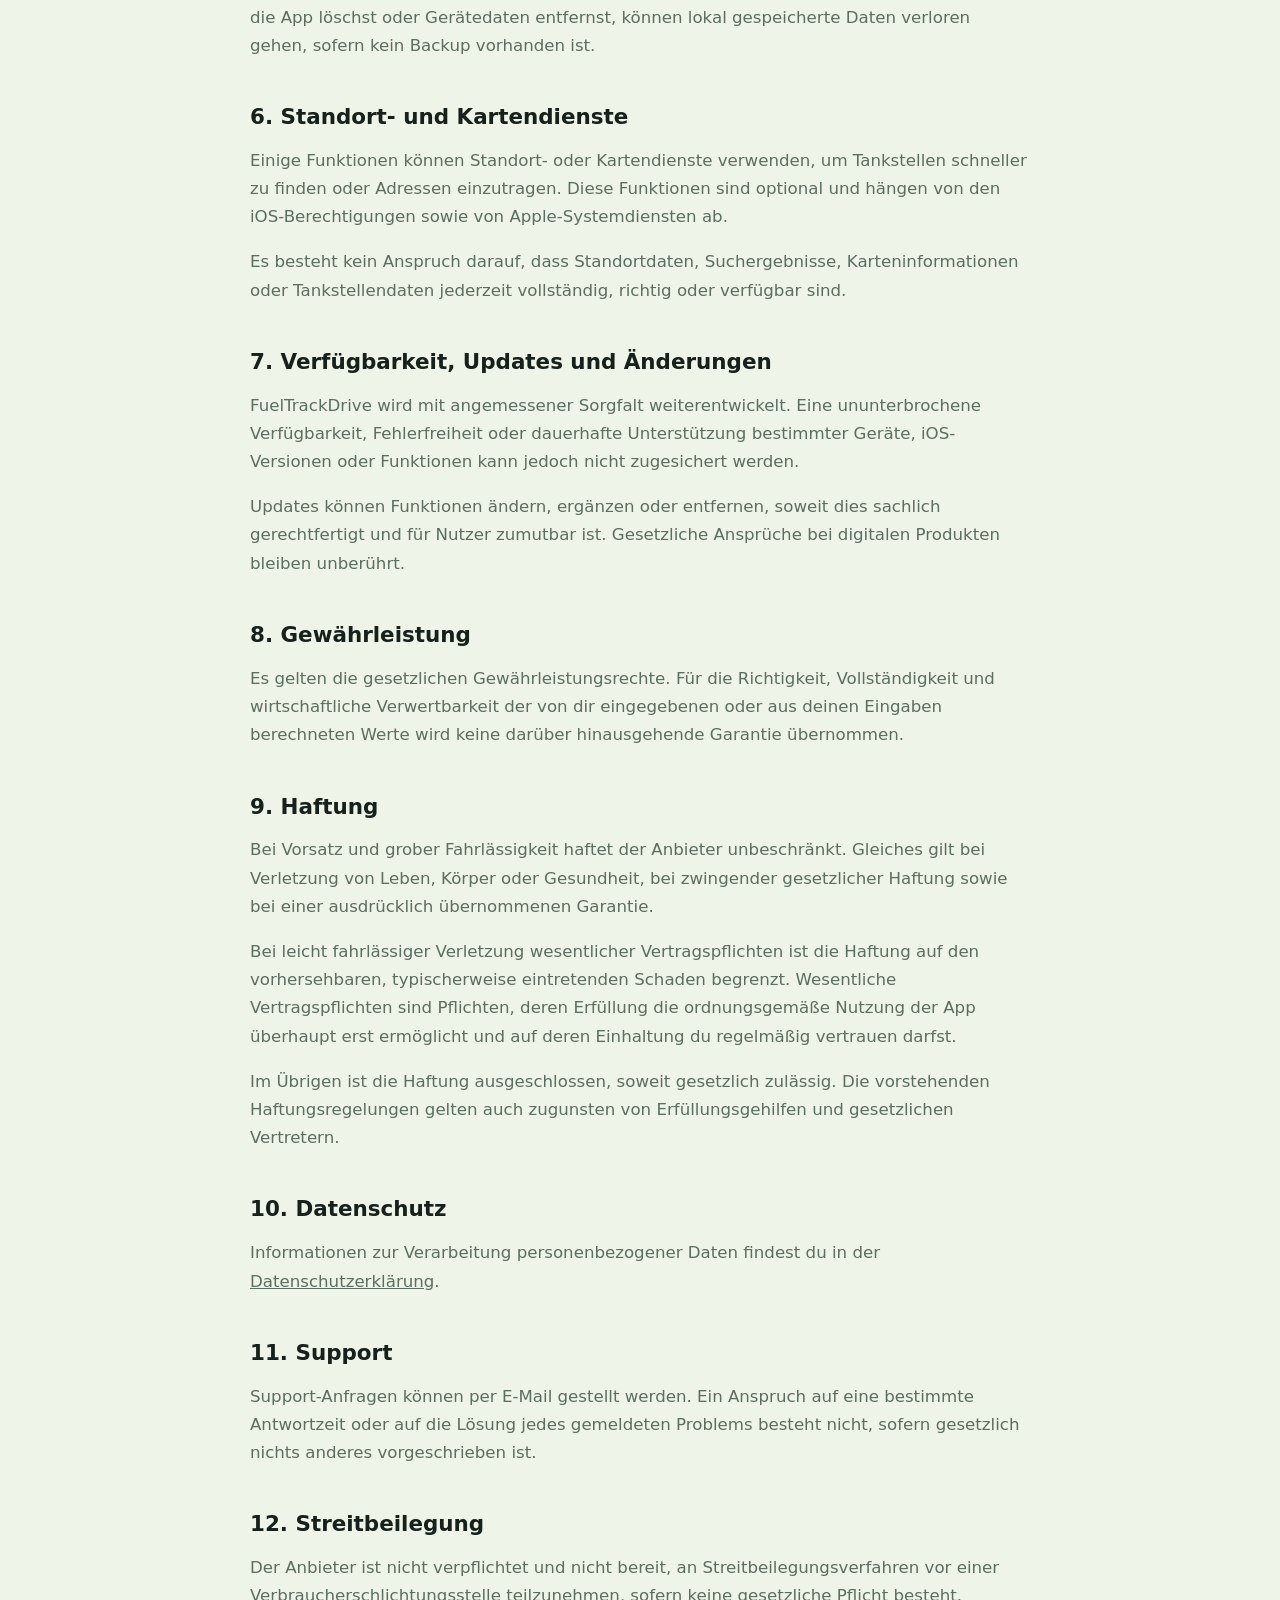
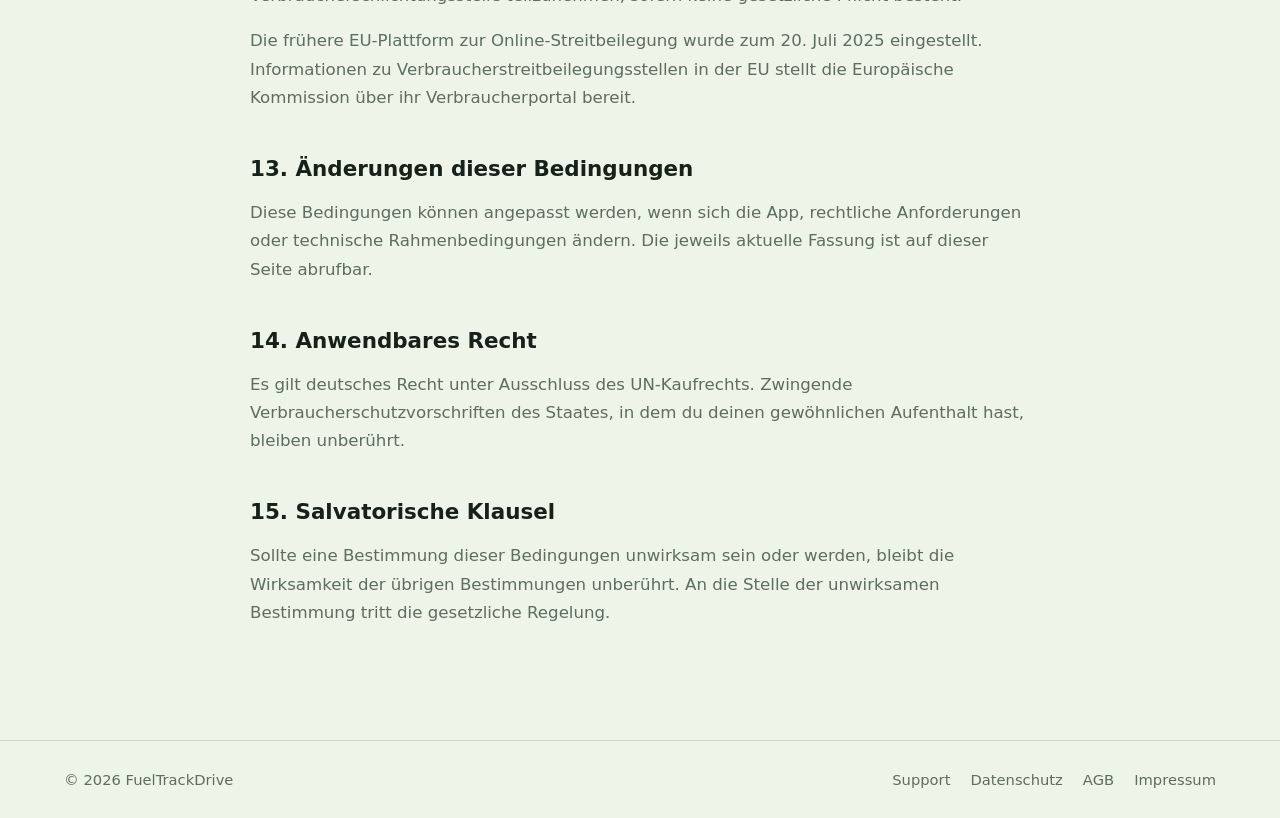
<file: terms.html>
<!doctype html>
<html lang="de">
  <head>
    <meta charset="utf-8">
    <meta name="viewport" content="width=device-width, initial-scale=1">
    <meta name="description" content="Allgemeine Geschäftsbedingungen für FuelTrackDrive.">
    <title>AGB - FuelTrackDrive</title>
    <script>
      try {
        const theme = localStorage.getItem("fueltrack-theme");
        const effectiveTheme = theme === "light" || theme === "dark"
          ? theme
          : (matchMedia("(prefers-color-scheme: dark)").matches ? "dark" : "light");
        if (theme === "light" || theme === "dark") {
          document.documentElement.dataset.theme = theme;
        }
        document.documentElement.dataset.effectiveTheme = effectiveTheme;
      } catch {}
    </script>
    <link rel="stylesheet" href="styles.css">
    <script src="theme.js" defer></script>
  </head>
  <body class="content-page">
    <header class="site-header">
      <a class="brand" href="index.html" aria-label="FuelTrackDrive Startseite">
        <img src="assets/fueltrack-icon.png" alt="">
        <span>FuelTrackDrive</span>
      </a>
      <nav class="nav" aria-label="Hauptnavigation">
        <a href="index.html">Startseite</a>
        <button class="theme-toggle" type="button" data-theme-toggle aria-label="Farbschema ändern" aria-pressed="false"></button>
      </nav>
    </header>

    <main class="page">
      <p class="eyebrow">AGB</p>
      <h1>Allgemeine Geschäftsbedingungen</h1>
      <p>Diese Allgemeinen Geschäftsbedingungen regeln die Nutzung der iOS-App FuelTrackDrive.</p>

      <div class="notice">
        Stand: 13. Mai 2026. Gesetzliche Verbraucherrechte bleiben durch diese Bedingungen unberührt.
      </div>

      <h2>1. Anbieter und Kontakt</h2>
      <p>Anbieter der App ist Sven Steinmann, Gartenstr. 19, 67678 Mehlingen, Deutschland. FuelTrackDrive wird als privates Projekt ohne Gewerbe betrieben. Für Fragen zur App oder zu diesen Bedingungen kannst du den Support per E-Mail erreichen:</p>
      <p><a href="mailto:Sven.steinmann90@gmail.com">Sven.steinmann90@gmail.com</a></p>

      <h2>2. Geltungsbereich</h2>
      <p>Diese Bedingungen gelten für die Nutzung von FuelTrackDrive. Soweit die App über den Apple App Store bezogen wird, gelten zusätzlich die Nutzungs- und Lizenzbedingungen von Apple. Bei Widersprüchen gehen zwingende gesetzliche Rechte sowie vorrangige App-Store-Bedingungen vor.</p>

      <h2>3. Zweck der App</h2>
      <p>FuelTrackDrive unterstützt dich dabei, Tankvorgänge, Fahrzeugdaten, Verbrauchswerte, Tankstellen und Fahrzeugkosten zu dokumentieren und auszuwerten. Die App dient der persönlichen Organisation und Information.</p>
      <p>Berechnungen, Statistiken und Auswertungen hängen von deinen Eingaben ab. Sie ersetzen keine eigene Prüfung und sind keine steuerliche, rechtliche, kaufmännische oder technische Beratung.</p>

      <h2>4. Nutzungsrecht</h2>
      <p>Du erhältst ein einfaches, nicht ausschließliches und nicht übertragbares Recht, FuelTrackDrive im Rahmen dieser Bedingungen und der App-Store-Bedingungen auf deinen Geräten zu nutzen.</p>
      <p>Du darfst die App nicht missbräuchlich verwenden, nicht manipulieren, nicht zur Verletzung von Rechten Dritter einsetzen und keine technischen Schutzmaßnahmen umgehen.</p>

      <h2>5. Deine Daten und Backups</h2>
      <p>FuelTrackDrive speichert App-Daten lokal auf deinem Gerät. Dazu gehören insbesondere Fahrzeugdaten, Tankvorgänge, Tankstelleninformationen, Notizen und Einstellungen.</p>
      <p>Du bist selbst dafür verantwortlich, deine Daten regelmäßig zu sichern. Die App bietet dafür einen JSON-Export und einen Import vorhandener Backups. Wenn du dein Gerät wechselst, die App löschst oder Gerätedaten entfernst, können lokal gespeicherte Daten verloren gehen, sofern kein Backup vorhanden ist.</p>

      <h2>6. Standort- und Kartendienste</h2>
      <p>Einige Funktionen können Standort- oder Kartendienste verwenden, um Tankstellen schneller zu finden oder Adressen einzutragen. Diese Funktionen sind optional und hängen von den iOS-Berechtigungen sowie von Apple-Systemdiensten ab.</p>
      <p>Es besteht kein Anspruch darauf, dass Standortdaten, Suchergebnisse, Karteninformationen oder Tankstellendaten jederzeit vollständig, richtig oder verfügbar sind.</p>

      <h2>7. Verfügbarkeit, Updates und Änderungen</h2>
      <p>FuelTrackDrive wird mit angemessener Sorgfalt weiterentwickelt. Eine ununterbrochene Verfügbarkeit, Fehlerfreiheit oder dauerhafte Unterstützung bestimmter Geräte, iOS-Versionen oder Funktionen kann jedoch nicht zugesichert werden.</p>
      <p>Updates können Funktionen ändern, ergänzen oder entfernen, soweit dies sachlich gerechtfertigt und für Nutzer zumutbar ist. Gesetzliche Ansprüche bei digitalen Produkten bleiben unberührt.</p>

      <h2>8. Gewährleistung</h2>
      <p>Es gelten die gesetzlichen Gewährleistungsrechte. Für die Richtigkeit, Vollständigkeit und wirtschaftliche Verwertbarkeit der von dir eingegebenen oder aus deinen Eingaben berechneten Werte wird keine darüber hinausgehende Garantie übernommen.</p>

      <h2>9. Haftung</h2>
      <p>Bei Vorsatz und grober Fahrlässigkeit haftet der Anbieter unbeschränkt. Gleiches gilt bei Verletzung von Leben, Körper oder Gesundheit, bei zwingender gesetzlicher Haftung sowie bei einer ausdrücklich übernommenen Garantie.</p>
      <p>Bei leicht fahrlässiger Verletzung wesentlicher Vertragspflichten ist die Haftung auf den vorhersehbaren, typischerweise eintretenden Schaden begrenzt. Wesentliche Vertragspflichten sind Pflichten, deren Erfüllung die ordnungsgemäße Nutzung der App überhaupt erst ermöglicht und auf deren Einhaltung du regelmäßig vertrauen darfst.</p>
      <p>Im Übrigen ist die Haftung ausgeschlossen, soweit gesetzlich zulässig. Die vorstehenden Haftungsregelungen gelten auch zugunsten von Erfüllungsgehilfen und gesetzlichen Vertretern.</p>

      <h2>10. Datenschutz</h2>
      <p>Informationen zur Verarbeitung personenbezogener Daten findest du in der <a href="privacy.html">Datenschutzerklärung</a>.</p>

      <h2>11. Support</h2>
      <p>Support-Anfragen können per E-Mail gestellt werden. Ein Anspruch auf eine bestimmte Antwortzeit oder auf die Lösung jedes gemeldeten Problems besteht nicht, sofern gesetzlich nichts anderes vorgeschrieben ist.</p>

      <h2>12. Streitbeilegung</h2>
      <p>Der Anbieter ist nicht verpflichtet und nicht bereit, an Streitbeilegungsverfahren vor einer Verbraucherschlichtungsstelle teilzunehmen, sofern keine gesetzliche Pflicht besteht.</p>
      <p>Die frühere EU-Plattform zur Online-Streitbeilegung wurde zum 20. Juli 2025 eingestellt. Informationen zu Verbraucherstreitbeilegungsstellen in der EU stellt die Europäische Kommission über ihr Verbraucherportal bereit.</p>

      <h2>13. Änderungen dieser Bedingungen</h2>
      <p>Diese Bedingungen können angepasst werden, wenn sich die App, rechtliche Anforderungen oder technische Rahmenbedingungen ändern. Die jeweils aktuelle Fassung ist auf dieser Seite abrufbar.</p>

      <h2>14. Anwendbares Recht</h2>
      <p>Es gilt deutsches Recht unter Ausschluss des UN-Kaufrechts. Zwingende Verbraucherschutzvorschriften des Staates, in dem du deinen gewöhnlichen Aufenthalt hast, bleiben unberührt.</p>

      <h2>15. Salvatorische Klausel</h2>
      <p>Sollte eine Bestimmung dieser Bedingungen unwirksam sein oder werden, bleibt die Wirksamkeit der übrigen Bestimmungen unberührt. An die Stelle der unwirksamen Bestimmung tritt die gesetzliche Regelung.</p>
    </main>

    <footer class="site-footer">
      <span>© 2026 FuelTrackDrive</span>
      <nav aria-label="Footer Navigation">
        <a href="support.html">Support</a>
        <a href="privacy.html">Datenschutz</a>
        <a href="terms.html">AGB</a>
        <a href="imprint.html">Impressum</a>
      </nav>
    </footer>
    <button class="back-to-top" type="button" data-back-to-top aria-label="Zurück nach oben">↑</button>
  </body>
</html>
</file>
<file: styles.css>
/* =========================================================
   FuelTrackDrive – Homepage
   Konzept: "Bordcomputer" – Instrument-Display-Ästhetik.
   Display: Space Grotesk · Body: Inter · Daten: Space Mono
   ========================================================= */

:root {
  color-scheme: light dark;

  --font-display: "Space Grotesk", ui-sans-serif, system-ui, -apple-system, "Segoe UI", sans-serif;
  --font-body: "Inter", ui-sans-serif, system-ui, -apple-system, "Segoe UI", sans-serif;
  --font-mono: "Space Mono", ui-monospace, SFMono-Regular, Menlo, monospace;

  /* Light palette */
  --ink: #16211c;
  --muted: #5c6d61;
  --paper: #eef4e7;
  --surface: #fbf6ec;
  --surface-2: #e4efdd;
  --line: #cbd8cb;
  --hairline: rgba(22, 33, 28, 0.14);
  --green: #146c5b;
  --green-deep: #0d3f37;
  --orange: #c2662c;
  --on-green: #f3f7ec;
  --shadow: rgba(13, 40, 34, 0.22);

  --header-bg: rgba(238, 244, 231, 0.72);
  --hero-glow: radial-gradient(120% 90% at 78% 8%, rgba(20, 108, 91, 0.16), transparent 60%),
               radial-gradient(90% 70% at 12% 92%, rgba(194, 102, 44, 0.16), transparent 62%);
  --stage-bg: radial-gradient(130% 90% at 50% 0%, rgba(20, 108, 91, 0.10), transparent 55%),
              linear-gradient(180deg, var(--paper) 0%, var(--surface-2) 100%);
  --stage-dark: linear-gradient(180deg, #0a1310 0%, #0d1c17 60%, #241813 100%);
}

@media (prefers-color-scheme: dark) {
  :root:not([data-theme="light"]) {
    --ink: #eaf3ec;
    --muted: #9fb1a5;
    --paper: #0d1512;
    --surface: #16211d;
    --surface-2: #1b2b26;
    --line: #29403a;
    --hairline: rgba(234, 243, 236, 0.12);
    --green: #74d8c0;
    --green-deep: #9fead8;
    --orange: #f0a75f;
    --on-green: #071310;
    --shadow: rgba(0, 0, 0, 0.55);
    --header-bg: rgba(13, 21, 18, 0.66);
    --hero-glow: radial-gradient(120% 90% at 78% 8%, rgba(116, 216, 192, 0.14), transparent 60%),
                 radial-gradient(90% 70% at 12% 92%, rgba(240, 167, 95, 0.12), transparent 62%);
    --stage-bg: radial-gradient(130% 90% at 50% 0%, rgba(116, 216, 192, 0.08), transparent 55%),
                linear-gradient(180deg, var(--paper) 0%, #0a120f 100%);
  }
}

:root[data-theme="dark"] {
  --ink: #eaf3ec;
  --muted: #9fb1a5;
  --paper: #0d1512;
  --surface: #16211d;
  --surface-2: #1b2b26;
  --line: #29403a;
  --hairline: rgba(234, 243, 236, 0.12);
  --green: #74d8c0;
  --green-deep: #9fead8;
  --orange: #f0a75f;
  --on-green: #071310;
  --shadow: rgba(0, 0, 0, 0.55);
  --header-bg: rgba(13, 21, 18, 0.66);
  --hero-glow: radial-gradient(120% 90% at 78% 8%, rgba(116, 216, 192, 0.14), transparent 60%),
               radial-gradient(90% 70% at 12% 92%, rgba(240, 167, 95, 0.12), transparent 62%);
  --stage-bg: radial-gradient(130% 90% at 50% 0%, rgba(116, 216, 192, 0.08), transparent 55%),
              linear-gradient(180deg, var(--paper) 0%, #0a120f 100%);
}

* { box-sizing: border-box; }

html {
  scroll-behavior: smooth;
  scroll-padding-top: 80px;
  -webkit-text-size-adjust: 100%;
}

body {
  margin: 0;
  min-height: 100svh;
  font-family: var(--font-body);
  color: var(--ink);
  background: var(--paper);
  transition: background 240ms ease, color 240ms ease;
  overflow-x: hidden;
}

a { color: inherit; }

::selection { background: var(--orange); color: #fff; }

/* ---------- Header ---------- */
.site-header {
  position: sticky;
  top: 0;
  z-index: 40;
  display: flex;
  align-items: center;
  justify-content: space-between;
  gap: 24px;
  padding: 14px clamp(18px, 5vw, 72px);
  background: var(--header-bg);
  border-bottom: 1px solid var(--hairline);
  backdrop-filter: saturate(160%) blur(16px);
  -webkit-backdrop-filter: saturate(160%) blur(16px);
}

.brand {
  display: inline-flex;
  align-items: center;
  gap: 11px;
  font-family: var(--font-display);
  font-weight: 700;
  letter-spacing: -0.01em;
  text-decoration: none;
}

.brand img { width: 30px; height: 30px; border-radius: 8px; }

.nav {
  display: flex;
  align-items: center;
  gap: clamp(14px, 2vw, 30px);
  color: var(--muted);
  font-size: 0.9rem;
}

.nav a { text-decoration: none; position: relative; padding: 4px 0; }
.nav a:hover { color: var(--ink); }
.nav a:focus-visible,
.button:focus-visible,
.theme-toggle:focus-visible,
.scroll-hint:focus-visible,
.back-to-top:focus-visible {
  outline: 2px solid var(--green);
  outline-offset: 3px;
  border-radius: 6px;
}

.theme-toggle {
  position: relative;
  width: 50px; height: 28px;
  flex: 0 0 auto;
  padding: 0;
  border: 1px solid var(--line);
  border-radius: 999px;
  background: var(--surface-2);
  cursor: pointer;
  transition: border-color 180ms ease, background 180ms ease;
}
.theme-toggle::before {
  content: "";
  position: absolute;
  top: 3px; left: 3px;
  width: 20px; height: 20px;
  border-radius: 50%;
  background: var(--orange);
  box-shadow: inset -4px -4px 0 rgba(255, 255, 255, 0.35);
  transition: transform 200ms cubic-bezier(.34,1.4,.6,1), background 200ms ease;
}
:root[data-effective-theme="dark"] .theme-toggle::before {
  transform: translateX(22px);
  background: var(--green);
  box-shadow: inset 4px -4px 0 rgba(7, 19, 16, 0.5);
}
.theme-toggle:hover { border-color: var(--green); }

/* ---------- Shared type bits ---------- */
.eyebrow {
  margin: 0 0 16px;
  font-family: var(--font-mono);
  color: var(--green);
  font-size: 0.72rem;
  font-weight: 700;
  letter-spacing: 0.16em;
  text-transform: uppercase;
}

.button {
  display: inline-flex;
  align-items: center;
  justify-content: center;
  min-height: 50px;
  padding: 0 22px;
  border: 1px solid var(--green-deep);
  border-radius: 10px;
  background: var(--green-deep);
  color: var(--on-green);
  font-family: var(--font-body);
  font-weight: 650;
  font-size: 0.98rem;
  text-decoration: none;
  transition: transform 180ms ease, box-shadow 180ms ease, background 180ms ease;
}
.button:hover { transform: translateY(-2px); box-shadow: 0 12px 30px var(--shadow); }
.button.secondary { background: transparent; color: var(--ink); border-color: var(--line); }
.button.secondary:hover { border-color: var(--green); box-shadow: none; }

/* ---------- Hero ---------- */
.hero {
  position: relative;
  min-height: calc(100svh - 58px);
  display: flex;
  flex-direction: column;
  justify-content: center;
  padding: clamp(40px, 8vw, 96px) clamp(20px, 7vw, 96px) clamp(60px, 8vw, 110px);
  background: var(--hero-glow), var(--paper);
  overflow: hidden;
}
.hero-inner { max-width: 1000px; }

.hero h1 {
  margin: 0;
  font-family: var(--font-display);
  font-weight: 700;
  font-size: clamp(2.7rem, 7.4vw, 6.6rem);
  line-height: 0.98;
  letter-spacing: -0.03em;
  max-width: 14ch;
}
.hero-lead {
  max-width: 54ch;
  margin: clamp(22px, 3vw, 32px) 0 0;
  color: var(--muted);
  font-size: clamp(1.05rem, 1.7vw, 1.32rem);
  line-height: 1.55;
}
.actions {
  display: flex;
  flex-wrap: wrap;
  gap: 14px;
  margin-top: clamp(28px, 3.5vw, 40px);
}

.readout {
  display: flex;
  flex-wrap: wrap;
  gap: clamp(24px, 5vw, 64px);
  margin: clamp(40px, 6vw, 72px) 0 0;
  padding-top: 26px;
  border-top: 1px solid var(--hairline);
}
.readout div { display: flex; flex-direction: column; gap: 6px; }
.readout dt {
  font-family: var(--font-mono);
  font-size: 0.68rem;
  letter-spacing: 0.14em;
  text-transform: uppercase;
  color: var(--muted);
}
.readout dd {
  margin: 0;
  font-family: var(--font-display);
  font-weight: 600;
  font-size: clamp(1.7rem, 3.4vw, 2.7rem);
  letter-spacing: -0.02em;
  line-height: 1;
}
.readout dd span {
  font-family: var(--font-mono);
  font-size: 0.5em;
  font-weight: 400;
  color: var(--orange);
  margin-left: 6px;
  letter-spacing: 0;
}

.scroll-hint {
  position: absolute;
  left: 50%;
  bottom: clamp(20px, 4vh, 40px);
  transform: translateX(-50%);
  display: inline-flex;
  flex-direction: column;
  align-items: center;
  gap: 10px;
  text-decoration: none;
  color: var(--muted);
  font-family: var(--font-mono);
  font-size: 0.68rem;
  letter-spacing: 0.16em;
  text-transform: uppercase;
}
.scroll-hint-line {
  width: 1px; height: 42px;
  background: linear-gradient(var(--green), transparent);
  animation: hintPulse 1.9s ease-in-out infinite;
  transform-origin: top;
}
@keyframes hintPulse {
  0%, 100% { transform: scaleY(0.4); opacity: 0.4; }
  50% { transform: scaleY(1); opacity: 1; }
}

/* ---------- Scrollytelling stage ---------- */
.story {
  position: relative;
  /* Höhe = Scroll-Dramaturgie (7 Beats) */
  height: 760vh;
  background: var(--paper);
}
.story-pin {
  position: sticky;
  top: 0;
  height: 100svh;
  overflow: hidden;
  background: var(--stage-bg);
  transition: background 200ms linear;
}
/* Dark-Veil für den Moduswechsel-Beat (JS steuert --mode-dark 0..1) */
.story-pin::before {
  content: "";
  position: absolute;
  inset: 0;
  background: var(--stage-dark);
  opacity: var(--mode-dark, 0);
  pointer-events: none;
}
.story-grid {
  position: relative;
  z-index: 1;
  height: 100%;
  max-width: 1200px;
  margin: 0 auto;
  padding: 0 clamp(20px, 6vw, 80px);
  display: grid;
  grid-template-columns: minmax(0, 1fr) minmax(300px, 440px);
  align-items: center;
  gap: clamp(24px, 5vw, 80px);
}

/* Captions */
.story-captions {
  position: relative;
  min-height: 300px;
  display: grid;
}
.beat {
  grid-area: 1 / 1;
  max-width: 34ch;
  opacity: 0;
  transform: translateY(16px);
  transition: opacity 420ms ease, transform 420ms ease;
  pointer-events: none;
}
.beat.is-active { opacity: 1; transform: none; pointer-events: auto; }
.story-pin[data-mode-dark="1"] .beat { color: #eaf3ec; }
.beat-index {
  font-family: var(--font-mono);
  font-size: 0.78rem;
  letter-spacing: 0.2em;
  color: var(--orange);
}
.beat h2 {
  margin: 14px 0 14px;
  font-family: var(--font-display);
  font-weight: 600;
  font-size: clamp(1.9rem, 3.4vw, 3rem);
  line-height: 1.02;
  letter-spacing: -0.02em;
}
.beat p {
  margin: 0;
  color: var(--muted);
  font-size: 1.05rem;
  line-height: 1.6;
}
.story-pin[data-mode-dark="1"] .beat p { color: #a9bbaf; }

/* Device */
.story-device {
  position: relative;
  display: flex;
  justify-content: center;
  align-items: center;
}
.device {
  position: relative;
  height: min(80svh, 660px);
  aspect-ratio: 1320 / 2868;
  border-radius: clamp(34px, 4.4vw, 52px);
  padding: 8px;
  background: linear-gradient(155deg, #2a2f31, #0d1011 60%, #26292b);
  box-shadow:
    0 2px 2px rgba(255, 255, 255, 0.12) inset,
    0 40px 80px -20px var(--shadow),
    0 12px 30px -10px rgba(0, 0, 0, 0.4);
  transform-origin: center center;
  will-change: transform;
}
.device-screen {
  position: relative;
  height: 100%;
  width: 100%;
  border-radius: clamp(26px, 3.6vw, 44px);
  overflow: hidden;
  background: var(--paper);
}
.screen {
  position: absolute;
  inset: 0;
  opacity: 0;
  will-change: opacity, transform;
}
.screen.is-visible { opacity: 1; }
.screen img {
  display: block;
  width: 100%;
  height: 100%;
  object-fit: cover;
  object-position: top center;
}
.screen-newentry { transform: translateY(102%); }

/* Statistik-Pager: Basis fest, nur die Chartkarte wandert, Dots stehen.
   Screen-Tokens (App-Hintergrund + Dot-Farben) folgen dem Seiten-Theme. */
:root { --screen-bg: #f2f2f7; --dot-on: #da520a; --dot-off: #c7c7cc; }
@media (prefers-color-scheme: dark) {
  :root:not([data-theme="light"]) { --screen-bg: #000; --dot-on: #f2903e; --dot-off: #48484a; }
}
:root[data-theme="dark"] { --screen-bg: #000; --dot-on: #f2903e; --dot-off: #48484a; }

.screen-stats { overflow: hidden; }
.stats-base { position: absolute; inset: 0; z-index: 0; }
/* Fenster deckt exakt die weiße Chartkarte ab (Messwerte aus dem Screenshot) */
.stats-window {
  position: absolute;
  left: 0; right: 0;
  top: 21.2%;
  height: 66.3%;
  overflow: hidden;
  z-index: 1;
}
.stats-strip {
  display: flex;
  height: 100%;
  width: 100%;
  will-change: transform;
}
.stats-card {
  flex: 0 0 100%;
  width: 100%;
  height: 100%;
  object-fit: cover;
  object-position: top center;
}
/* Seiten-Punkte: eigene, feste Reihe über dem Screenshot; aktiver Punkt springt */
.stats-dots {
  position: absolute;
  left: 0; right: 0;
  top: 87.4%;
  height: 3.6%;
  z-index: 2;
  display: flex;
  align-items: center;
  justify-content: center;
  gap: 7px;
  background: var(--screen-bg);
}
.stats-dots span {
  width: 6px; height: 6px;
  border-radius: 50%;
  background: var(--dot-off);
  transition: background 160ms ease, transform 160ms ease;
}
.stats-dots span.is-active {
  background: var(--dot-on);
  transform: scale(1.05);
}

/* Dark-Overlay auf dem Screen (Moduswechsel) */
.screen-dark-overlay {
  position: absolute;
  inset: 0;
  opacity: 0;
  pointer-events: none;
  will-change: opacity;
}
.screen-dark-overlay img {
  display: block; width: 100%; height: 100%;
  object-fit: cover; object-position: top center;
}

.device-glow {
  position: absolute;
  inset: -30% -20% auto -20%;
  height: 60%;
  background: radial-gradient(60% 100% at 50% 0%, rgba(20, 108, 91, 0.25), transparent 70%);
  filter: blur(30px);
  opacity: 0.6;
  pointer-events: none;
  z-index: -1;
}

.save-toast {
  position: absolute;
  left: 50%;
  bottom: 16%;
  transform: translate(-50%, 12px);
  display: inline-flex;
  align-items: center;
  gap: 9px;
  padding: 11px 18px;
  border-radius: 999px;
  background: rgba(20, 108, 91, 0.96);
  color: #f3f7ec;
  font-weight: 600;
  font-size: 0.95rem;
  box-shadow: 0 16px 40px rgba(0, 0, 0, 0.35);
  opacity: 0;
  pointer-events: none;
}
.save-check {
  width: 18px; height: 18px;
  border-radius: 50%;
  background: #f3f7ec;
  position: relative;
  flex: 0 0 auto;
}
.save-check::after {
  content: "";
  position: absolute;
  left: 6px; top: 3px;
  width: 5px; height: 9px;
  border: solid #146c5b;
  border-width: 0 2px 2px 0;
  transform: rotate(45deg);
}

.swipe-hint {
  position: absolute;
  bottom: -34px;
  left: 50%;
  transform: translateX(-50%);
  font-family: var(--font-mono);
  font-size: 0.7rem;
  letter-spacing: 0.14em;
  text-transform: uppercase;
  color: var(--orange);
  opacity: 0;
  transition: opacity 300ms ease;
  white-space: nowrap;
}

.story-progress {
  position: absolute;
  left: 0; right: 0; bottom: 0;
  height: 3px;
  background: var(--hairline);
  z-index: 2;
}
.story-progress span {
  display: block;
  height: 100%;
  width: 0%;
  background: linear-gradient(90deg, var(--green), var(--orange));
}

/* ---------- Generic sections ---------- */
.section {
  padding: clamp(64px, 10vw, 130px) clamp(20px, 7vw, 96px);
  border-top: 1px solid var(--hairline);
}
.section-inner { width: 100%; max-width: 1120px; margin: 0 auto; }
.section-heading { max-width: 720px; }
.section h2, .page h1 {
  margin: 0;
  font-family: var(--font-display);
  font-weight: 600;
  font-size: clamp(2rem, 4vw, 3.9rem);
  line-height: 1.02;
  letter-spacing: -0.025em;
}
.section p, .page p, .page li {
  color: var(--muted);
  font-size: 1.04rem;
  line-height: 1.7;
}

.feature-grid {
  display: grid;
  grid-template-columns: repeat(4, 1fr);
  gap: 20px;
  margin-top: clamp(40px, 5vw, 60px);
}
.feature-grid article {
  min-height: 230px;
  padding: 24px 22px;
  border: 1px solid var(--line);
  border-radius: 16px;
  background: var(--surface);
  display: flex;
  flex-direction: column;
}
.feature-grid span {
  font-family: var(--font-mono);
  color: var(--green);
  font-size: 0.72rem;
  font-weight: 700;
  letter-spacing: 0.14em;
  text-transform: uppercase;
}
.feature-grid h3 {
  margin: 16px 0 10px;
  font-family: var(--font-display);
  font-weight: 600;
  font-size: 1.24rem;
  letter-spacing: -0.01em;
}
.feature-grid p { margin: 0; color: var(--muted); line-height: 1.6; }

.split { display: grid; grid-template-columns: 0.78fr 1fr; gap: clamp(28px, 6vw, 82px); align-items: start; }

.plain-list { display: grid; gap: 0; padding: 0; margin: 28px 0 0; list-style: none; }
.plain-list li { padding: 16px 0; border-top: 1px solid var(--hairline); }

.metric-row { display: grid; grid-template-columns: repeat(3, 1fr); gap: 18px; margin: 34px 0 0; }
.metric-row div { padding: 18px 16px 0 0; border-top: 2px solid var(--green); }
.metric-row dt { font-weight: 700; }
.metric-row dd { margin: 8px 0 0; color: var(--muted); line-height: 1.55; }

/* ---------- Content pages ---------- */
.content-page { display: flex; flex-direction: column; }
.content-page .page { flex: 1; }
.page { max-width: 820px; width: 100%; margin: 0 auto; padding: clamp(48px, 8vw, 96px) 20px; }
.page h2 { margin-top: 44px; font-family: var(--font-display); font-weight: 600; font-size: 1.34rem; }
.page ul { padding-left: 22px; }
.notice { padding: 18px 20px; margin: 28px 0; border: 1px solid var(--line); border-radius: 12px; background: var(--surface); }

.support-hero {
  display: grid; grid-template-columns: minmax(0, 1fr) auto; gap: 28px; align-items: center;
  margin: 42px 0 0; padding: clamp(24px, 5vw, 42px); border-radius: 16px; background: var(--surface-2);
}
.support-hero h2, .support-section h2 { margin: 0; font-family: var(--font-display); font-weight: 600; font-size: clamp(1.5rem, 3vw, 2.4rem); line-height: 1.05; }
.support-hero p:not(.eyebrow) { margin-bottom: 0; }
.support-section { margin-top: clamp(44px, 7vw, 72px); }
.support-checklist { display: grid; gap: 0; padding: 0; margin: 24px 0 0; list-style: none; }
.support-checklist li { padding: 16px 0 16px 34px; border-top: 1px solid var(--hairline); position: relative; }
.support-checklist li::before { content: "✓"; position: absolute; left: 0; top: 16px; color: var(--green); font-weight: 900; }
.privacy-list { display: grid; gap: 10px; padding-left: 22px; margin: 18px 0 0; }
.privacy-list li { padding-left: 4px; }
.support-grid { display: grid; grid-template-columns: repeat(2, 1fr); gap: 18px; margin-top: 24px; }
.support-grid article { padding: 22px; border-radius: 14px; background: var(--surface); border: 1px solid var(--line); }
.support-grid span { font-family: var(--font-mono); color: var(--green); font-size: 0.74rem; font-weight: 700; letter-spacing: 0.12em; text-transform: uppercase; }
.support-grid h3 { margin: 16px 0 10px; font-family: var(--font-display); font-weight: 600; font-size: 1.12rem; }
.support-grid p { margin: 0; }
.faq-list { display: grid; gap: 0; margin-top: 24px; }
.faq-list details { border-top: 1px solid var(--hairline); padding: 18px 0; }
.faq-list summary { cursor: pointer; color: var(--ink); font-weight: 700; font-family: var(--font-display); }
.faq-list p { margin-bottom: 0; }

/* ---------- Footer ---------- */
.site-footer {
  display: flex; flex-wrap: wrap; justify-content: space-between; gap: 18px;
  padding: 30px clamp(20px, 5vw, 72px);
  color: var(--muted); border-top: 1px solid var(--hairline);
  font-size: 0.92rem;
}
.site-footer nav { display: flex; flex-wrap: wrap; gap: 20px; }
.site-footer a { text-decoration: none; }
.site-footer a:hover { color: var(--ink); }

.back-to-top {
  position: fixed; right: clamp(16px, 3vw, 32px); bottom: clamp(20px, 6vh, 40px);
  z-index: 30; display: inline-flex; align-items: center; justify-content: center;
  width: 46px; height: 46px; border: 1px solid var(--line); border-radius: 50%;
  background: var(--green-deep); color: var(--on-green); font-size: 1.3rem; font-weight: 800;
  cursor: pointer; box-shadow: 0 14px 34px var(--shadow);
  transition: opacity 180ms ease, transform 180ms ease, background 180ms ease;
}
.back-to-top.is-hidden { opacity: 0; pointer-events: none; transform: translateY(12px); }
.back-to-top:hover { background: var(--green); }

/* ---------- Responsive ---------- */
@media (max-width: 900px) {
  .story-grid { grid-template-columns: 1fr; grid-template-rows: auto 1fr; align-items: start; gap: 18px; padding-top: 84px; padding-bottom: 24px; }
  .story-captions { min-height: 150px; order: 1; }
  .story-device { order: 2; }
  .beat { max-width: none; }
  .beat h2 { font-size: clamp(1.6rem, 6vw, 2.2rem); }
  .device { height: min(58svh, 520px); }
  .feature-grid { grid-template-columns: repeat(2, 1fr); }
  .split { grid-template-columns: 1fr; }
}

@media (max-width: 620px) {
  .site-header { padding-left: 18px; padding-right: 18px; }
  .nav { gap: 14px; font-size: 0.86rem; }
  .feature-grid { grid-template-columns: 1fr; }
  .actions { width: 100%; }
  .actions .button { flex: 1 1 auto; }
  .device { height: min(56svh, 480px); }
  .readout { gap: 22px 32px; }
}

/* ---------- Reduced motion: keine gepinnte Story, alles ruhig gestapelt ---------- */
@media (prefers-reduced-motion: reduce) {
  html { scroll-behavior: auto; }
  .scroll-hint-line { animation: none; }
  .story { height: auto; }
  .story-pin { position: static; height: auto; overflow: visible; padding: clamp(40px, 8vw, 90px) 0; }
  .story-grid { grid-template-columns: 1fr; gap: 40px; }
  .story-captions { min-height: 0; display: grid; gap: 40px; }
  .beat { position: static; grid-area: auto; opacity: 1; transform: none; pointer-events: auto; max-width: none; }
  .story-device { position: sticky; top: 80px; }
  .screen { position: absolute; }
  .screen[data-screen="dashboard"] { opacity: 1; }
  .screen-newentry { transform: none; }
  .swipe-hint { display: none; }
  .story-progress { display: none; }
}
</file>
